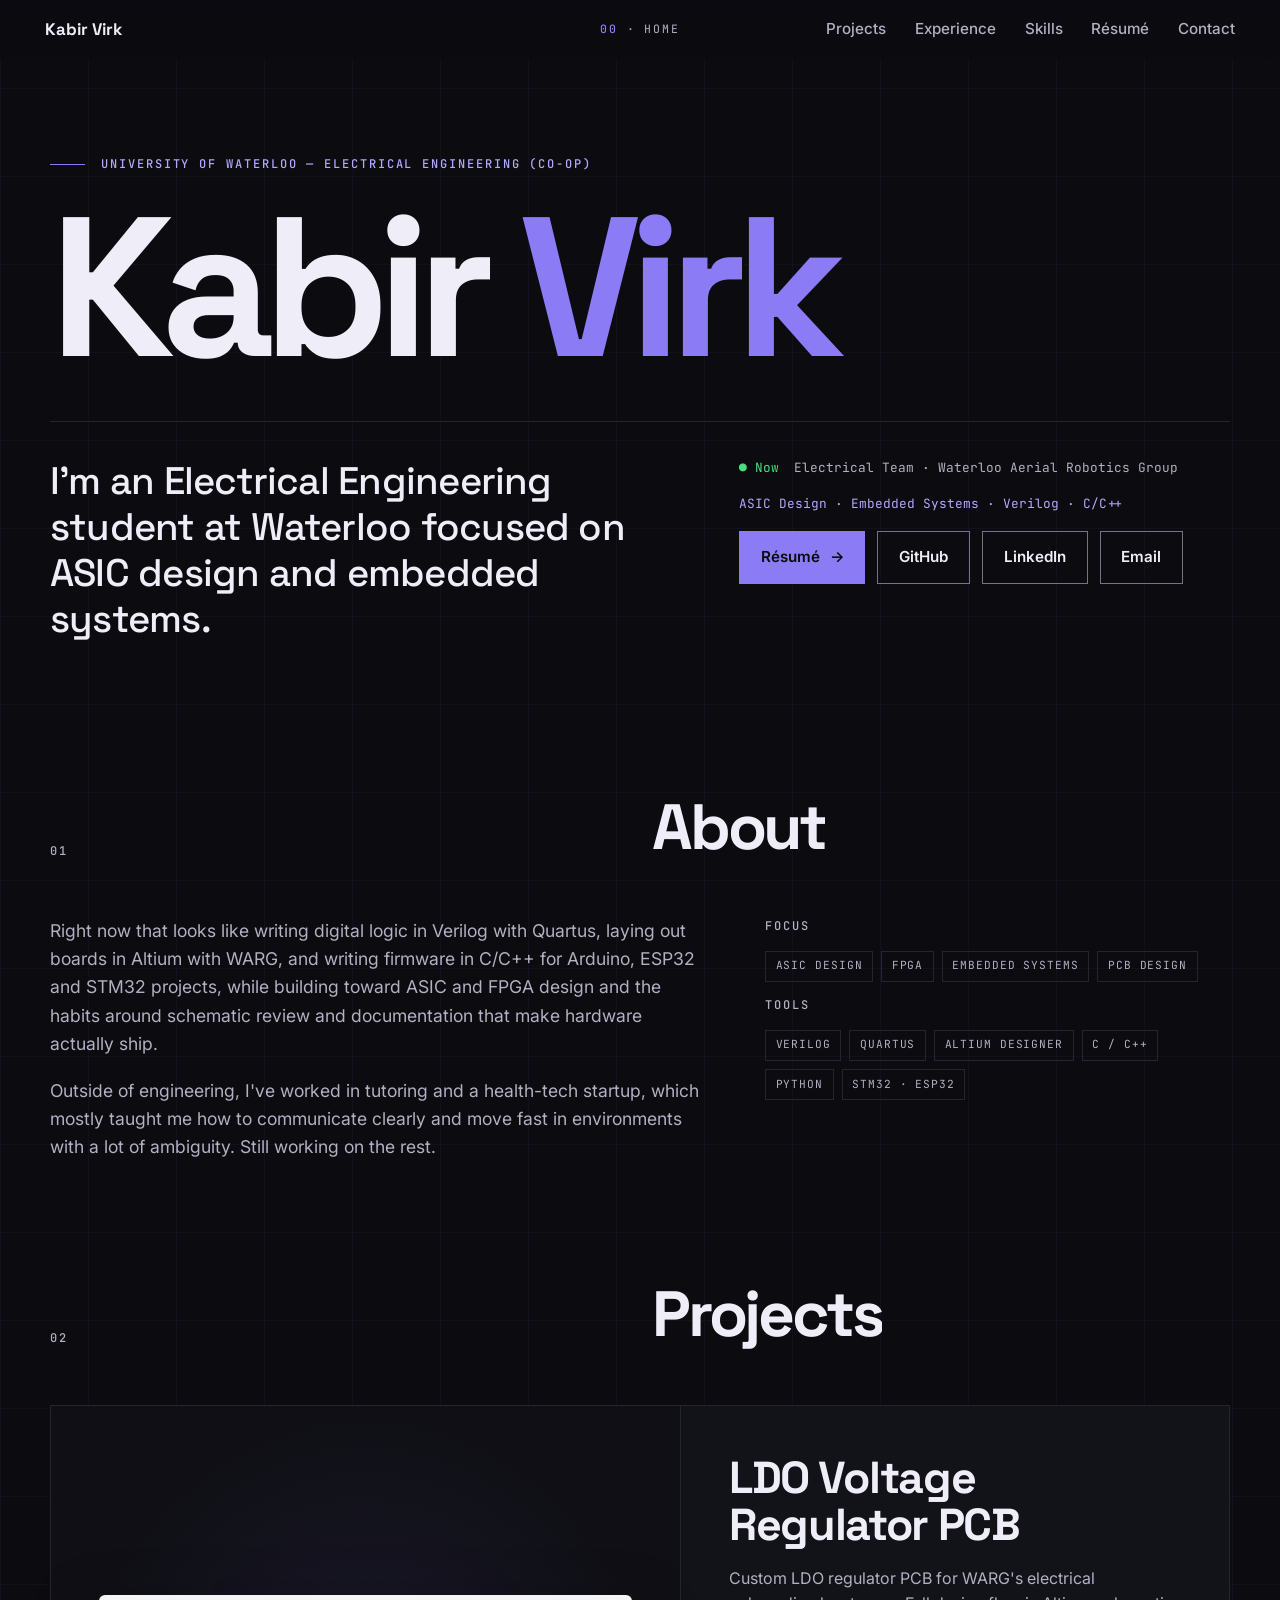
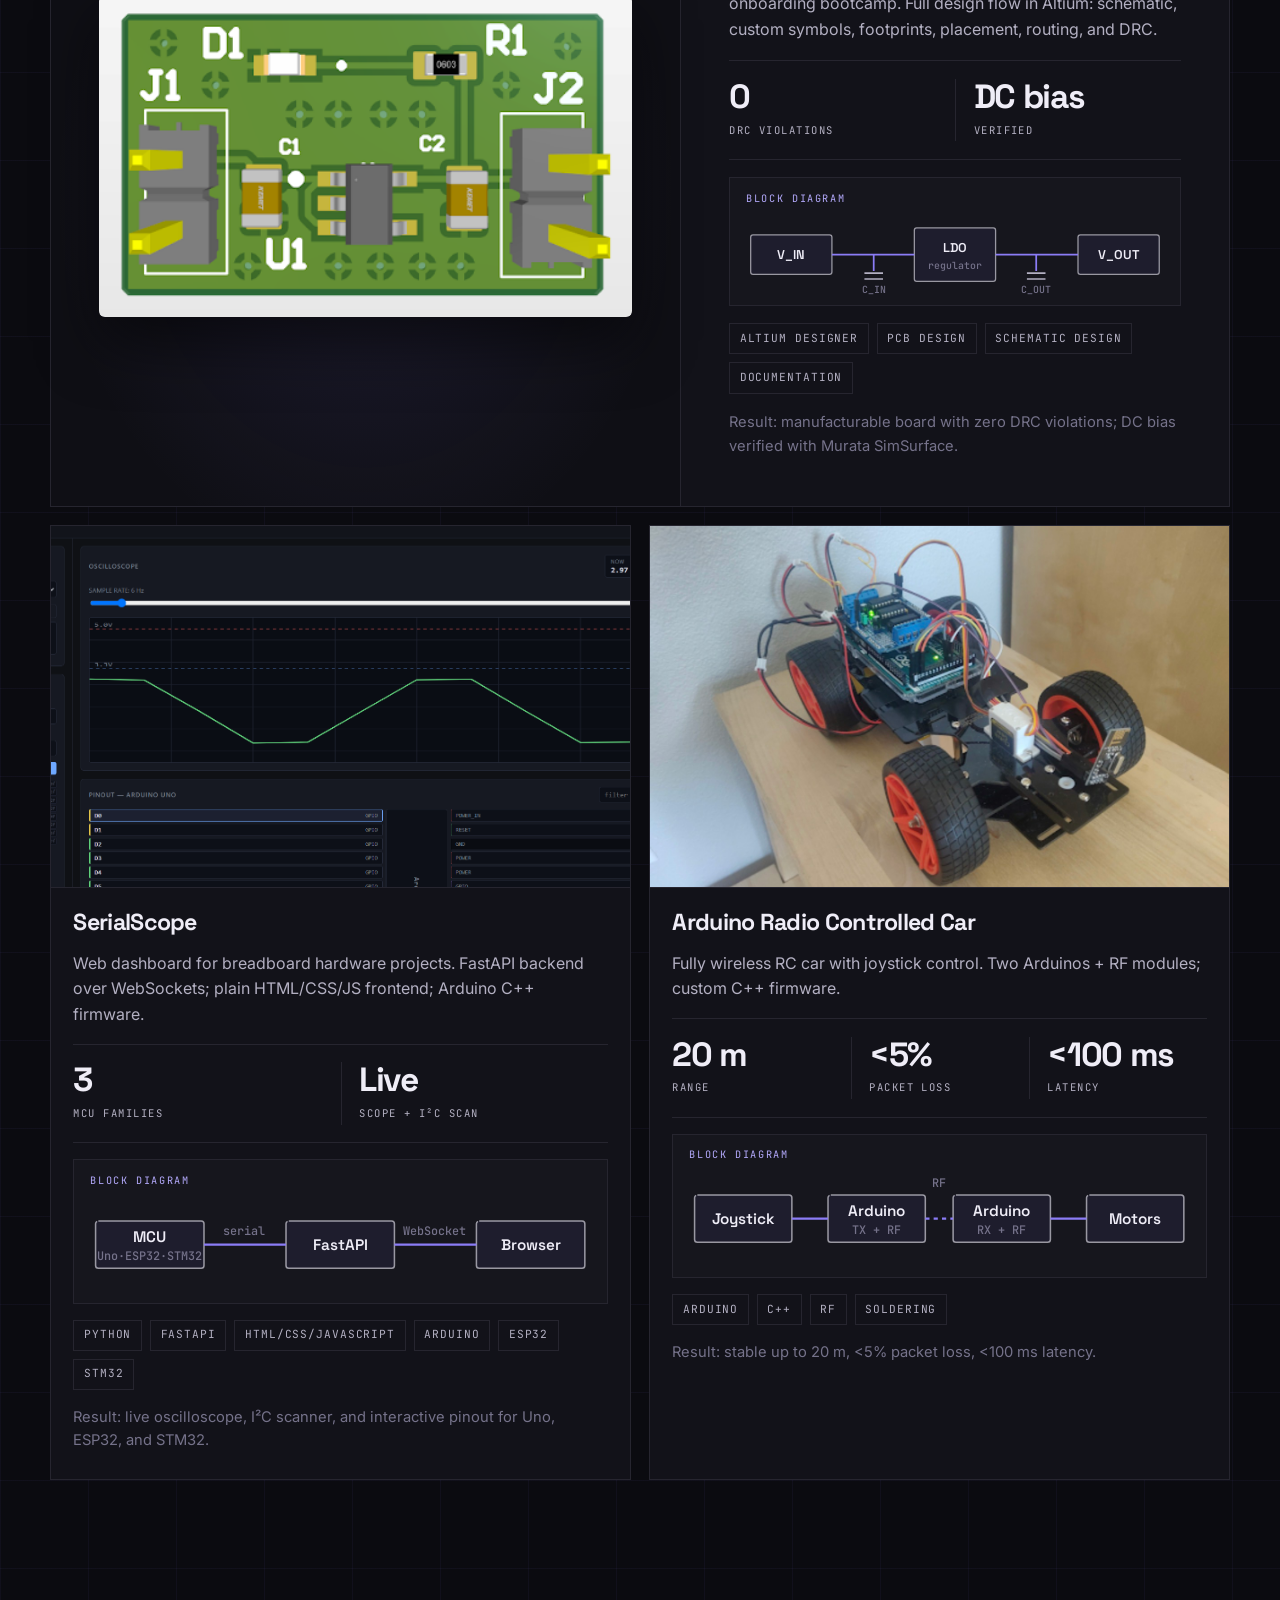
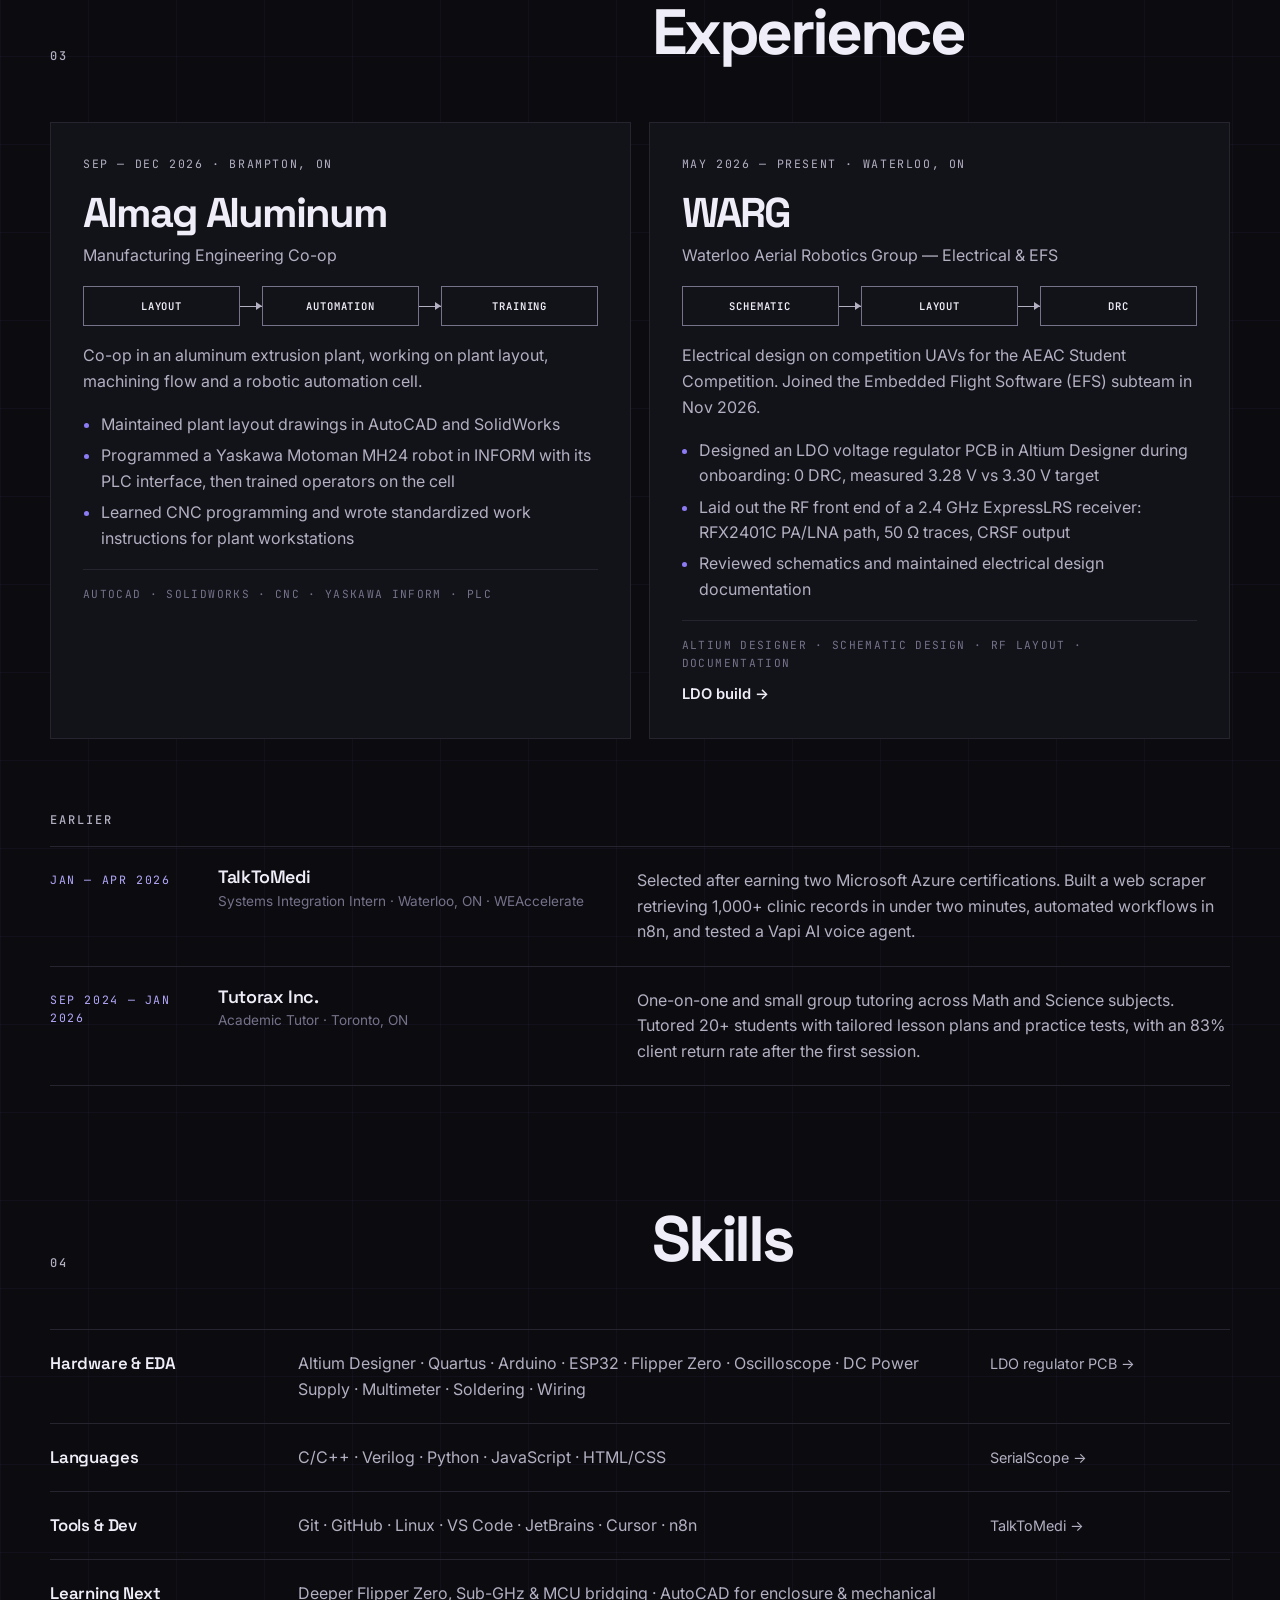
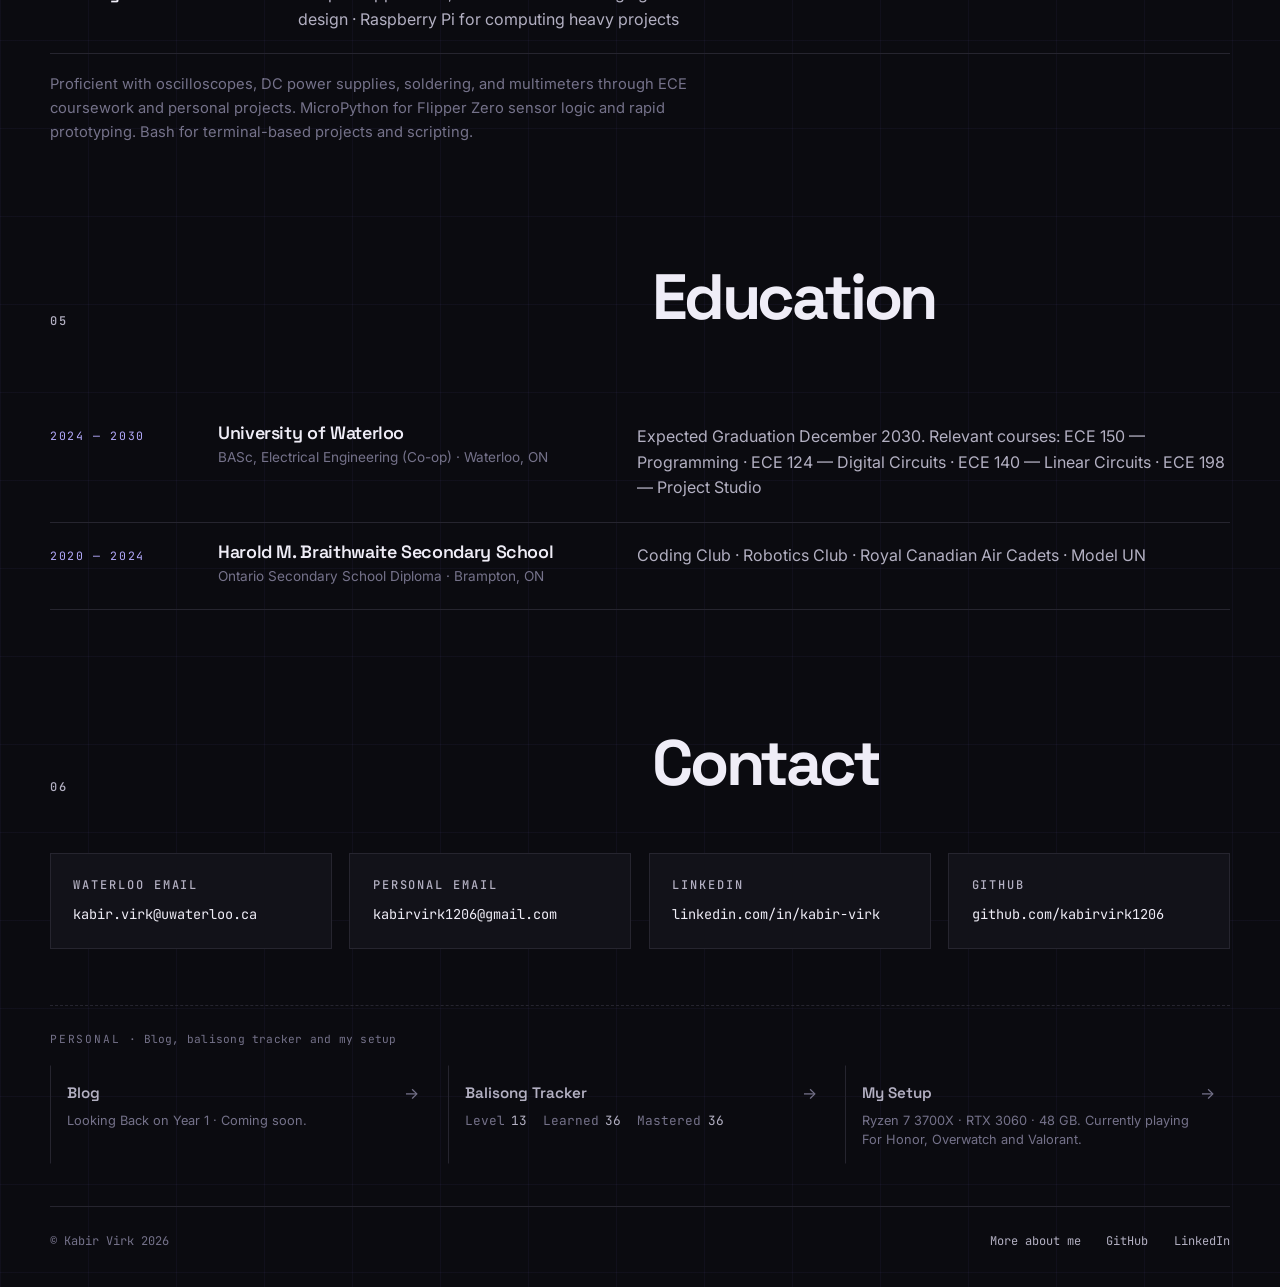
<file: index.html>
<!DOCTYPE html>
<html lang="en">
<head>
  <meta charset="UTF-8" />
  <meta name="viewport" content="width=device-width, initial-scale=1.0" />
  <title>Kabir Virk</title>
  <meta name="description" content="I'm an Electrical Engineering student at Waterloo focused on ASIC design and embedded systems." />

  <meta property="og:title" content="Kabir Virk" />
  <meta property="og:description" content="Electrical Engineering (Co-op) at the University of Waterloo — ASIC design and embedded systems." />
  <meta property="og:type" content="website" />
  <meta property="og:url" content="https://www.kabirvirk.me/" />
  <meta property="og:image" content="https://www.kabirvirk.me/og.png" />
  <meta name="twitter:card" content="summary_large_image" />

  <link rel="icon" type="image/png" href="images/favicon-96x96.png" sizes="96x96" />
  <link rel="icon" type="image/svg+xml" href="images/favicon.svg" />
  <link rel="shortcut icon" href="images/favicon.ico" />
  <link rel="apple-touch-icon" sizes="180x180" href="images/apple-touch-icon.png" />
  <link rel="manifest" href="images/site.webmanifest" />

  <link rel="preconnect" href="https://fonts.googleapis.com" />
  <link rel="preconnect" href="https://fonts.gstatic.com" crossorigin />
  <link href="https://fonts.googleapis.com/css2?family=Space+Grotesk:wght@500;600;700&amp;family=Inter:wght@400;500;600&amp;family=JetBrains+Mono:wght@400;500;600&amp;display=swap" rel="stylesheet" />
  <link rel="stylesheet" href="site.css" />
</head>
<body>

<a class="skip" href="#main">Skip to content</a>

<header class="nav" id="nav">
  <a class="nav-name" href="#top">Kabir Virk</a>
  <p class="nav-spy" id="spy" aria-hidden="true"><b>00</b> · <span>Home</span></p>
  <nav class="nav-links" id="navlinks" aria-label="Sections">
    <a href="#projects">Projects</a>
    <a href="#experience">Experience</a>
    <a href="#skills">Skills</a>
    <a href="https://drive.google.com/file/d/1NVRbMFcc0rS-0azV-CsoJZhcbFdvMBlc/view?usp=sharing" target="_blank" rel="noopener">Résumé</a>
    <a href="#contact">Contact</a>
  </nav>
  <button class="nav-burger" id="burger" type="button" aria-label="Open menu" aria-expanded="false"><span></span><span></span></button>
</header>

<main id="main">

  <!-- HERO -->
  <section class="hero wrap" id="top" data-spy="00" data-label="Home">
    <p class="eyebrow line">University of Waterloo — Electrical Engineering (Co-op)</p>
    <h1 class="hero-name">Kabir <span>Virk</span></h1>
    <div class="hero-row">
      <p class="hero-intro">I'm an Electrical Engineering student at Waterloo focused on ASIC design and embedded systems.</p>
      <div class="hero-meta">
        <p class="now"><span>Now</span> Electrical Team · Waterloo Aerial Robotics Group</p>
        <p class="hero-focus">ASIC Design · Embedded Systems · Verilog · C/C++</p>
        <div class="btns">
          <a class="btn solid" href="https://drive.google.com/file/d/1NVRbMFcc0rS-0azV-CsoJZhcbFdvMBlc/view?usp=sharing" target="_blank" rel="noopener">Résumé <em>→</em></a>
          <a class="btn" href="https://github.com/kabirvirk1206" target="_blank" rel="noopener noreferrer">GitHub</a>
          <a class="btn" href="https://linkedin.com/in/kabir-virk" target="_blank" rel="noopener noreferrer">LinkedIn</a>
          <a class="btn" href="mailto:kabir.virk@uwaterloo.ca">Email</a>
        </div>
      </div>
    </div>
  </section>

  <!-- ABOUT -->
  <section class="sec wrap" id="about" data-spy="01" data-label="About">
    <div class="sec-head rv">
      <p class="eyebrow">01</p>
      <h2>About</h2>
    </div>
    <div class="about rv">
      <div class="about-text">
        <p>Right now that looks like writing digital logic in Verilog with Quartus, laying out boards in Altium with WARG, and writing firmware in C/C++ for Arduino, ESP32 and STM32 projects, while building toward ASIC and FPGA design and the habits around schematic review and documentation that make hardware actually ship.</p>
        <p>Outside of engineering, I've worked in tutoring and a health-tech startup, which mostly taught me how to communicate clearly and move fast in environments with a lot of ambiguity. Still working on the rest.</p>
      </div>
      <div class="about-tags">
        <p class="eyebrow">Focus</p>
        <ul class="tags"><li>ASIC Design</li><li>FPGA</li><li>Embedded Systems</li><li>PCB Design</li></ul>
        <p class="eyebrow">Tools</p>
        <ul class="tags"><li>Verilog</li><li>Quartus</li><li>Altium Designer</li><li>C / C++</li><li>Python</li><li>STM32 · ESP32</li></ul>
      </div>
    </div>
  </section>

  <!-- PROJECTS -->
  <section class="sec wrap" id="projects" data-spy="02" data-label="Projects">
    <div class="sec-head rv">
      <p class="eyebrow">02</p>
      <h2>Projects</h2>
    </div>

    <article class="feat rv" id="proj-ldo">
      <div class="feat-media framed"><img class="zoom" src="images/PCBldo-crop.png" alt="LDO voltage regulator PCB in Altium Designer" width="900" height="562" /></div>
      <div class="feat-body">
        <h3>LDO Voltage Regulator PCB</h3>
        <p>Custom LDO regulator PCB for WARG's electrical onboarding bootcamp. Full design flow in Altium: schematic, custom symbols, footprints, placement, routing, and DRC.</p>
        <div class="stats">
          <div><b>0</b><span>DRC violations</span></div>
          <div><b>DC bias</b><span>Verified</span></div>
        </div>
        <figure class="bd"><figcaption>Block diagram</figcaption><svg viewBox="0 0 360 70" role="img" aria-label="Block diagram: input, LDO regulator, output, with input and output capacitors"><g class="bd-box"><rect x="4" y="18" width="70" height="34" rx="2"/><rect x="145" y="12" width="70" height="46" rx="2"/><rect x="286" y="18" width="70" height="34" rx="2"/></g><g class="bd-wire"><path d="M74 35H145M215 35H286"/><path d="M110 35v14M250 35v14"/></g><g class="bd-cap"><path d="M102 51h16M102 56h16M242 51h16M242 56h16"/></g><g class="bd-txt"><text x="39" y="39">V_IN</text><text x="180" y="33">LDO</text><text x="180" y="47" class="bd-sub">regulator</text><text x="321" y="39">V_OUT</text><text x="110" y="68" class="bd-sub">C_IN</text><text x="250" y="68" class="bd-sub">C_OUT</text></g></svg></figure>
          <ul class="tags"><li>Altium Designer</li><li>PCB Design</li><li>Schematic Design</li><li>Documentation</li></ul>
        <p class="note">Result: manufacturable board with zero DRC violations; DC bias verified with Murata SimSurface.</p>
      </div>
    </article>

    <div class="grid">
      <article class="card rv" id="proj-serialscope">
        <div class="card-media"><img class="zoom" src="images/SerialScope.png" alt="SerialScope web dashboard" width="900" height="562" /></div>
        <div class="card-body">
          <h3>SerialScope</h3>
          <p>Web dashboard for breadboard hardware projects. FastAPI backend over WebSockets; plain HTML/CSS/JS frontend; Arduino C++ firmware.</p>
          <div class="stats">
            <div><b>3</b><span>MCU families</span></div>
            <div><b>Live</b><span>Scope + I²C scan</span></div>
          </div>
          <figure class="bd"><figcaption>Block diagram</figcaption><svg viewBox="0 0 360 70" role="img" aria-label="Block diagram: microcontroller to serial to FastAPI to WebSocket to browser"><g class="bd-box"><rect x="4" y="18" width="78" height="34" rx="2"/><rect x="141" y="18" width="78" height="34" rx="2"/><rect x="278" y="18" width="78" height="34" rx="2"/></g><g class="bd-wire"><path d="M82 35H141M219 35H278"/></g><g class="bd-txt"><text x="43" y="33">MCU</text><text x="43" y="46" class="bd-sub">Uno·ESP32·STM32</text><text x="180" y="39">FastAPI</text><text x="317" y="39">Browser</text><text x="111" y="28" class="bd-sub">serial</text><text x="248" y="28" class="bd-sub">WebSocket</text></g></svg></figure>
          <ul class="tags"><li>Python</li><li>FastAPI</li><li>HTML/CSS/JavaScript</li><li>Arduino</li><li>ESP32</li><li>STM32</li></ul>
          <p class="note">Result: live oscilloscope, I²C scanner, and interactive pinout for Uno, ESP32, and STM32.</p>
        </div>
      </article>

      <article class="card rv" id="proj-rc">
        <div class="card-media"><img class="zoom" src="images/Radio.jpeg" alt="Arduino radio controlled car" width="900" height="562" /></div>
        <div class="card-body">
          <h3>Arduino Radio Controlled Car</h3>
          <p>Fully wireless RC car with joystick control. Two Arduinos + RF modules; custom C++ firmware.</p>
          <div class="stats">
            <div><b>20 m</b><span>Range</span></div>
            <div><b>&lt;5%</b><span>Packet loss</span></div>
            <div><b>&lt;100 ms</b><span>Latency</span></div>
          </div>
          <figure class="bd"><figcaption>Block diagram</figcaption><svg viewBox="0 0 360 70" role="img" aria-label="Block diagram: joystick to transmitter Arduino, RF link, receiver Arduino to motors"><g class="bd-box"><rect x="4" y="18" width="70" height="34" rx="2"/><rect x="100" y="18" width="70" height="34" rx="2"/><rect x="190" y="18" width="70" height="34" rx="2"/><rect x="286" y="18" width="70" height="34" rx="2"/></g><g class="bd-wire"><path d="M74 35H100M260 35H286"/><path d="M170 35H190" stroke-dasharray="3 3"/></g><g class="bd-txt"><text x="39" y="39">Joystick</text><text x="135" y="33">Arduino</text><text x="135" y="46" class="bd-sub">TX + RF</text><text x="225" y="33">Arduino</text><text x="225" y="46" class="bd-sub">RX + RF</text><text x="321" y="39">Motors</text><text x="180" y="12" class="bd-sub">RF</text></g></svg></figure>
          <ul class="tags"><li>Arduino</li><li>C++</li><li>RF</li><li>Soldering</li></ul>
          <p class="note">Result: stable up to 20 m, &lt;5% packet loss, &lt;100 ms latency.</p>
        </div>
      </article>
    </div>
  </section>

  <!-- EXPERIENCE -->
  <section class="sec wrap" id="experience" data-spy="03" data-label="Experience">
    <div class="sec-head rv">
      <p class="eyebrow">03</p>
      <h2>Experience</h2>
    </div>

    <div class="xp-grid">
      <article class="xp rv">
        <p class="xp-date">Sep — Dec 2026 · Brampton, ON</p>
        <h3>Almag Aluminum</h3>
        <p class="xp-role">Manufacturing Engineering Co-op</p>
        <div class="flow"><span>Layout</span><i></i><span>Automation</span><i></i><span>Training</span></div>
        <p>Co-op in an aluminum extrusion plant, working on plant layout, machining flow and a robotic automation cell.</p>
        <ul class="dots">
          <li>Maintained plant layout drawings in AutoCAD and SolidWorks</li>
          <li>Programmed a Yaskawa Motoman MH24 robot in INFORM with its PLC interface, then trained operators on the cell</li>
          <li>Learned CNC programming and wrote standardized work instructions for plant workstations</li>
        </ul>
        <p class="xp-foot">AutoCAD · SolidWorks · CNC · Yaskawa INFORM · PLC</p>
      </article>

      <article class="xp rv">
        <p class="xp-date">May 2026 — Present · Waterloo, ON</p>
        <h3>WARG</h3>
        <p class="xp-role">Waterloo Aerial Robotics Group — Electrical &amp; EFS</p>
        <div class="flow"><span>Schematic</span><i></i><span>Layout</span><i></i><span>DRC</span></div>
        <p>Electrical design on competition UAVs for the AEAC Student Competition. Joined the Embedded Flight Software (EFS) subteam in Nov 2026.</p>
        <ul class="dots">
          <li>Designed an LDO voltage regulator PCB in Altium Designer during onboarding: 0 DRC, measured 3.28 V vs 3.30 V target</li>
          <li>Laid out the RF front end of a 2.4 GHz ExpressLRS receiver: RFX2401C PA/LNA path, 50 Ω traces, CRSF output</li>
          <li>Reviewed schematics and maintained electrical design documentation</li>
        </ul>
        <p class="xp-foot">Altium Designer · Schematic Design · RF Layout · Documentation <a href="#proj-ldo">LDO build <em>→</em></a></p>
      </article>
    </div>

    <div class="list">
      <p class="eyebrow">Earlier</p>
      <div class="row rv"><p class="row-k">Jan — Apr 2026</p><div><h4>TalkToMedi</h4><p class="row-t">Systems Integration Intern · Waterloo, ON · WEAccelerate</p></div><p>Selected after earning two Microsoft Azure certifications. Built a web scraper retrieving 1,000+ clinic records in under two minutes, automated workflows in n8n, and tested a Vapi AI voice agent.</p></div>
      <div class="row rv"><p class="row-k">Sep 2024 — Jan 2026</p><div><h4>Tutorax Inc.</h4><p class="row-t">Academic Tutor · Toronto, ON</p></div><p>One-on-one and small group tutoring across Math and Science subjects. Tutored 20+ students with tailored lesson plans and practice tests, with an 83% client return rate after the first session.</p></div>
    </div>
  </section>

  <!-- SKILLS -->
  <section class="sec wrap" id="skills" data-spy="04" data-label="Skills">
    <div class="sec-head rv">
      <p class="eyebrow">04</p>
      <h2>Skills</h2>
    </div>
    <div class="skills">
      <div class="srow rv"><h4>Hardware &amp; EDA</h4><p>Altium Designer · Quartus · Arduino · ESP32 · Flipper Zero · Oscilloscope · DC Power Supply · Multimeter · Soldering · Wiring</p><a href="#proj-ldo">LDO regulator PCB <em>→</em></a></div>
      <div class="srow rv"><h4>Languages</h4><p>C/C++ · Verilog · Python · JavaScript · HTML/CSS</p><a href="#proj-serialscope">SerialScope <em>→</em></a></div>
      <div class="srow rv"><h4>Tools &amp; Dev</h4><p>Git · GitHub · Linux · VS Code · JetBrains · Cursor · n8n</p><a href="#experience">TalkToMedi <em>→</em></a></div>
      <div class="srow rv"><h4>Learning Next</h4><p>Deeper Flipper Zero, Sub-GHz &amp; MCU bridging · AutoCAD for enclosure &amp; mechanical design · Raspberry Pi for computing heavy projects</p><span></span></div>
    </div>
    <p class="skills-note">Proficient with oscilloscopes, DC power supplies, soldering, and multimeters through ECE coursework and personal projects. MicroPython for Flipper Zero sensor logic and rapid prototyping. Bash for terminal-based projects and scripting.</p>
  </section>

  <!-- EDUCATION -->
  <section class="sec wrap" id="education" data-spy="05" data-label="Education">
    <div class="sec-head rv">
      <p class="eyebrow">05</p>
      <h2>Education</h2>
    </div>
    <div class="list edu-list">
      <div class="row rv"><p class="row-k">2024 — 2030</p><div><h4>University of Waterloo</h4><p class="row-t">BASc, Electrical Engineering (Co-op) · Waterloo, ON</p></div><p>Expected Graduation December 2030. Relevant courses: ECE 150 — Programming · ECE 124 — Digital Circuits · ECE 140 — Linear Circuits · ECE 198 — Project Studio</p></div>
      <div class="row rv"><p class="row-k">2020 — 2024</p><div><h4>Harold M. Braithwaite Secondary School</h4><p class="row-t">Ontario Secondary School Diploma · Brampton, ON</p></div><p>Coding Club · Robotics Club · Royal Canadian Air Cadets · Model UN</p></div>
    </div>
  </section>

  <!-- CONTACT -->
  <section class="sec wrap" id="contact" data-spy="06" data-label="Contact">
    <div class="sec-head rv">
      <p class="eyebrow">06</p>
      <h2>Contact</h2>
    </div>
    <div class="cgrid">
      <a class="citem rv" href="mailto:kabir.virk@uwaterloo.ca"><p class="eyebrow">Waterloo Email</p><p class="cval">kabir.virk@uwaterloo.ca</p></a>
      <a class="citem rv" href="mailto:kabirvirk1206@gmail.com"><p class="eyebrow">Personal Email</p><p class="cval">kabirvirk1206@gmail.com</p></a>
      <a class="citem rv" href="https://linkedin.com/in/kabir-virk" target="_blank" rel="noopener noreferrer"><p class="eyebrow">LinkedIn</p><p class="cval">linkedin.com/in/kabir-virk</p></a>
      <a class="citem rv" href="https://github.com/kabirvirk1206" target="_blank" rel="noopener noreferrer"><p class="eyebrow">GitHub</p><p class="cval">github.com/kabirvirk1206</p></a>
    </div>
  </section>

  <!-- PERSONAL (quiet strip) -->
  <section class="offclock wrap" id="personal" aria-label="Personal">
    <p class="oc-label">Personal <span>· Blog, balisong tracker and my setup</span></p>
    <div class="oc-row">
      <a class="oc" href="about-me.html#blog"><b>Blog</b><span>Looking Back on Year 1 · Coming soon.</span><em>→</em></a>
      <a class="oc" href="about-me.html#balisong"><b>Balisong Tracker</b><ul class="oc-stats" id="p-balisong"></ul><em>→</em></a>
      <a class="oc" href="about-me.html#setup"><b>My Setup</b><span>Ryzen 7 3700X · RTX 3060 · 48 GB. Currently playing For Honor, Overwatch and Valorant.</span><em>→</em></a>
    </div>
  </section>

</main>

<footer class="foot wrap">
  <p>© Kabir Virk 2026</p>
  <nav><a href="about-me.html">More about me</a><a href="https://github.com/kabirvirk1206" target="_blank" rel="noopener noreferrer">GitHub</a><a href="https://linkedin.com/in/kabir-virk" target="_blank" rel="noopener noreferrer">LinkedIn</a></nav>
</footer>

<dialog class="lightbox" id="lightbox" aria-label="Enlarged image"><button type="button" class="lb-x" aria-label="Close">×</button><img alt="" /><p class="lb-cap"></p></dialog>
<script src="motion.js"></script>
<script src="site.js"></script>
<script src="balisong.js"></script>
</body>
</html>
</file>
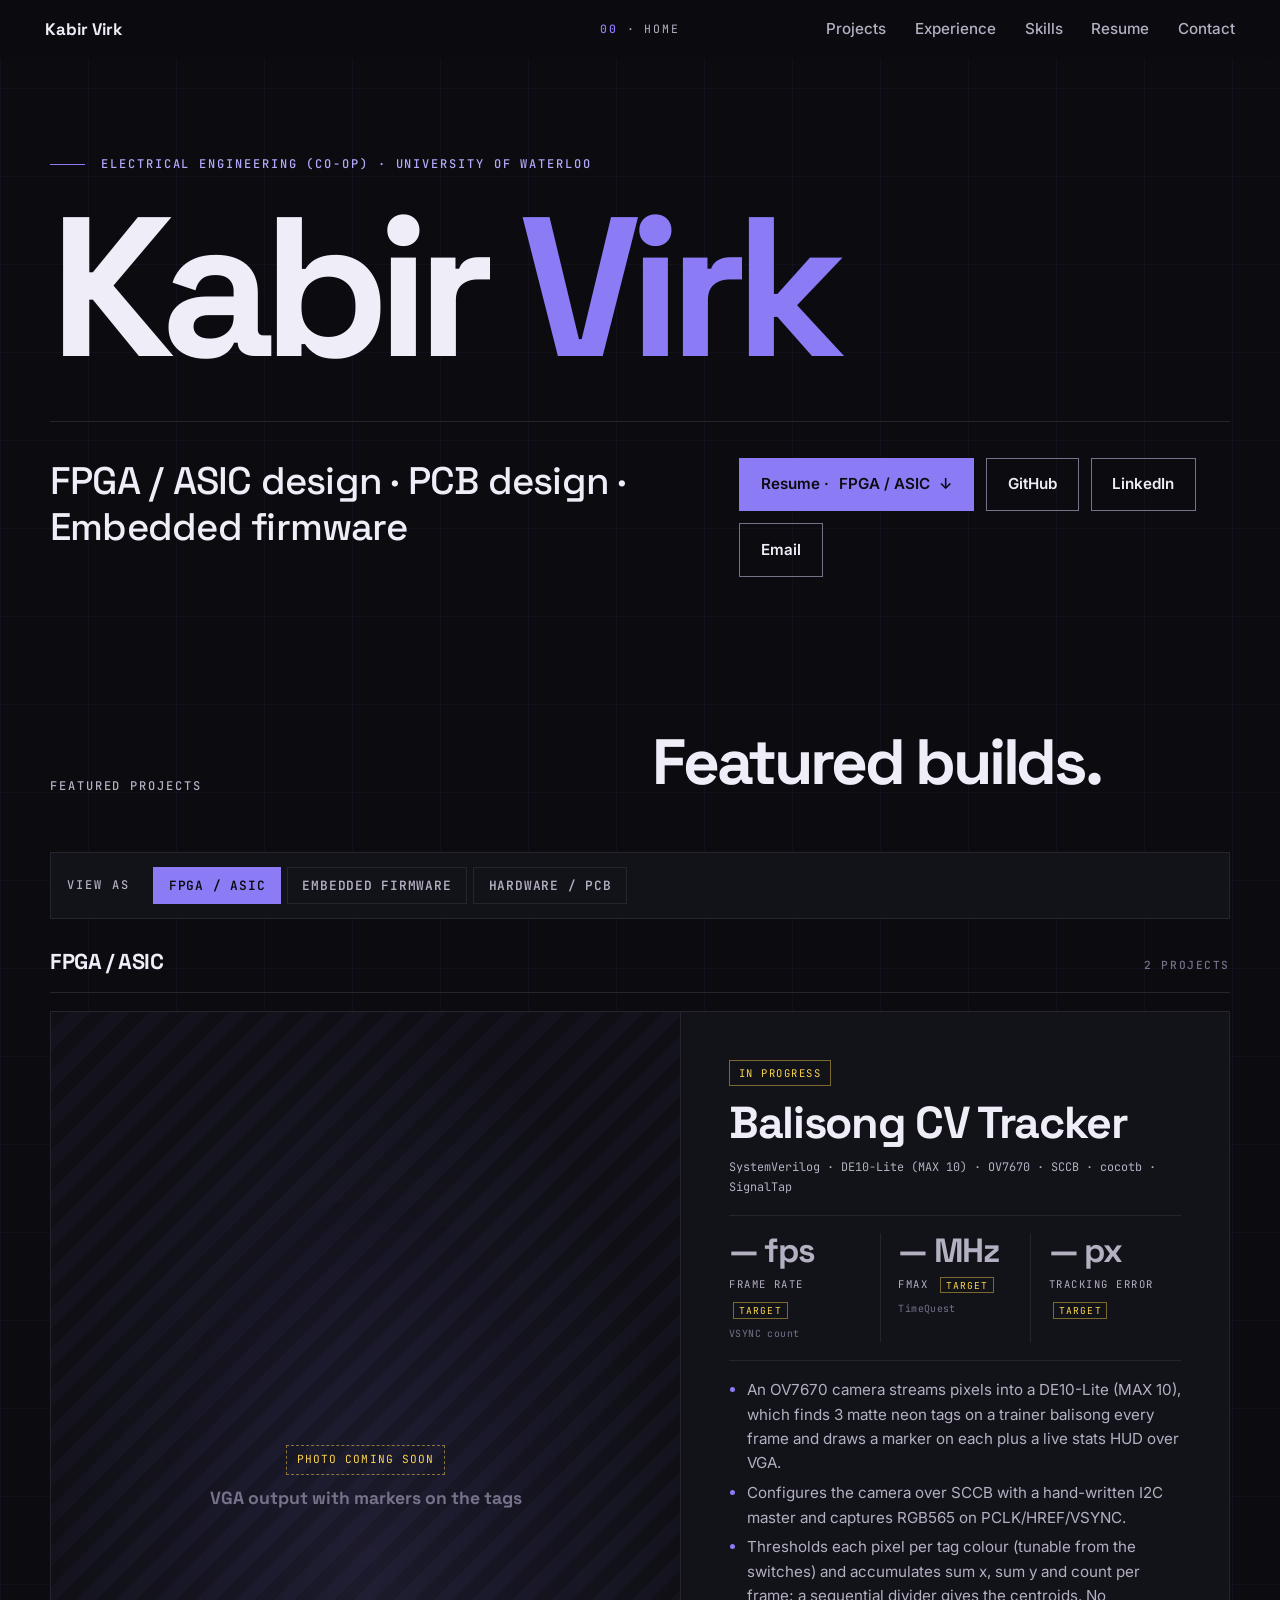
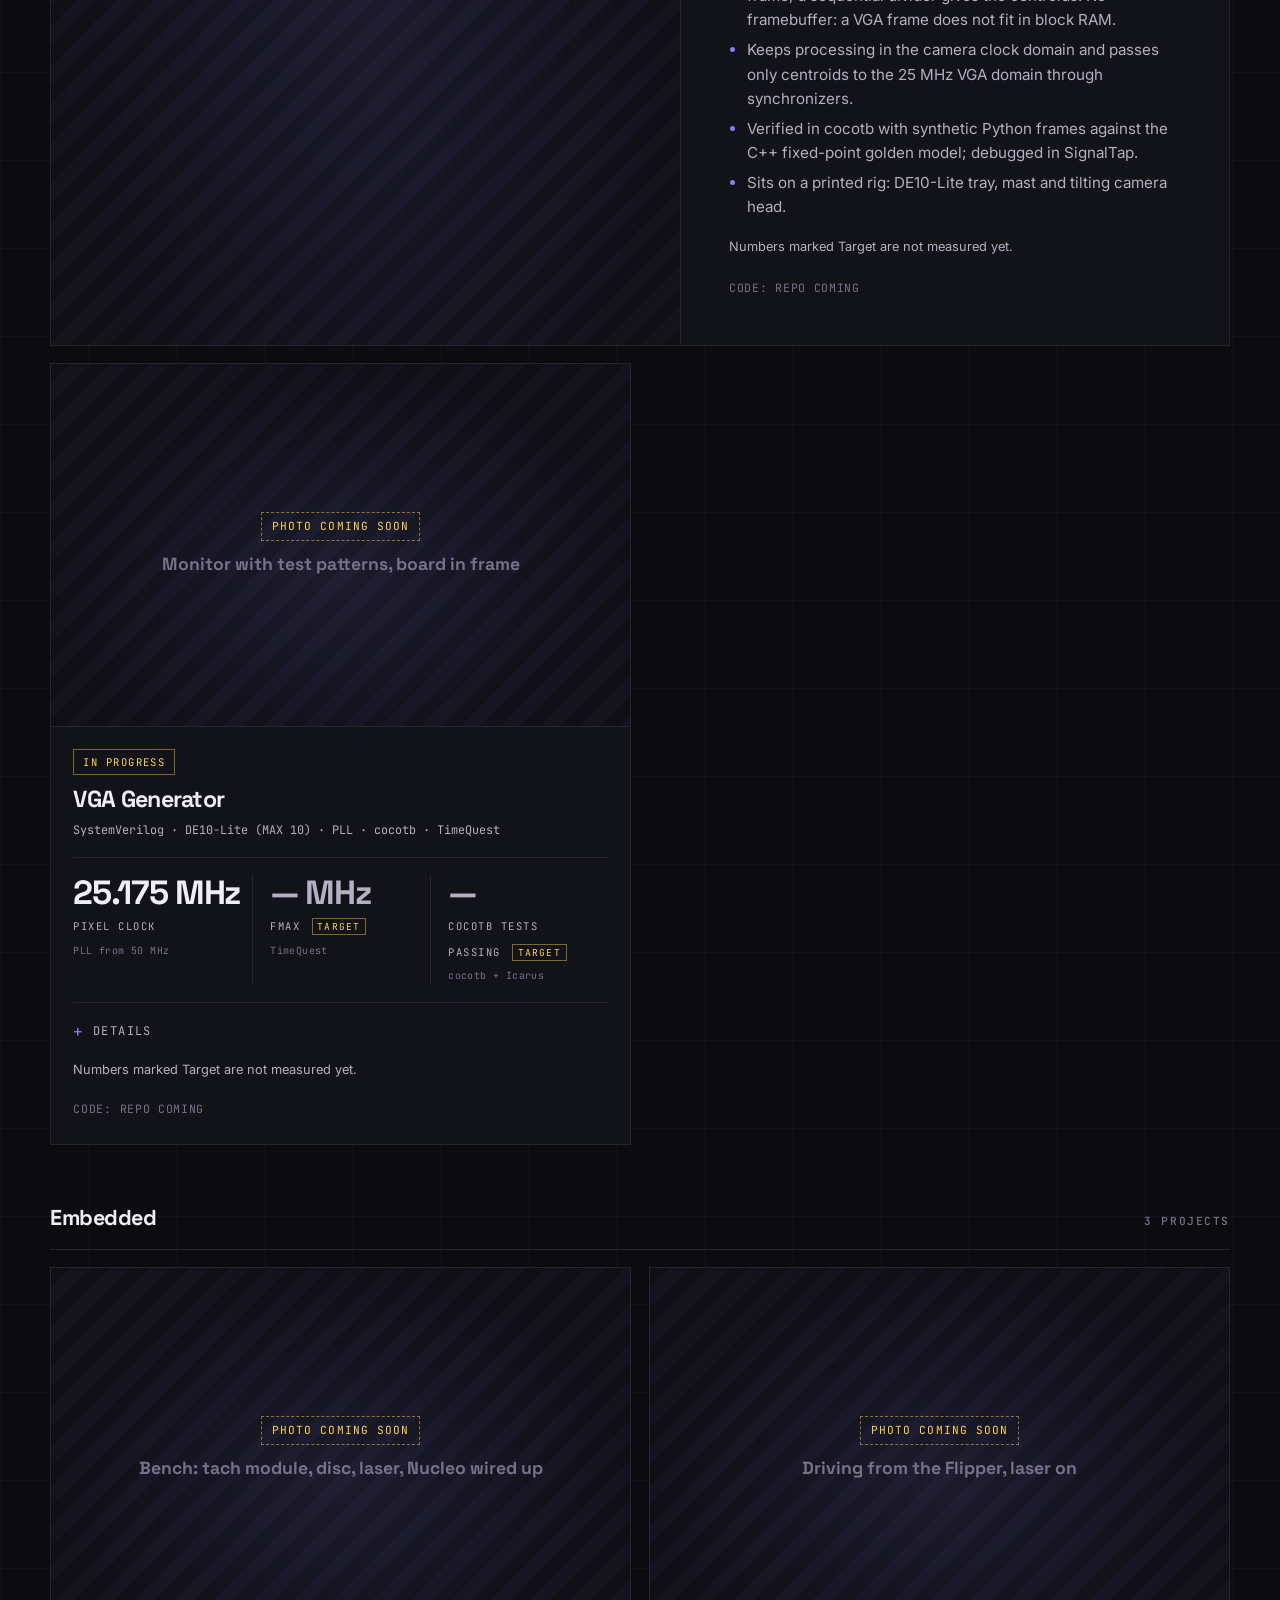
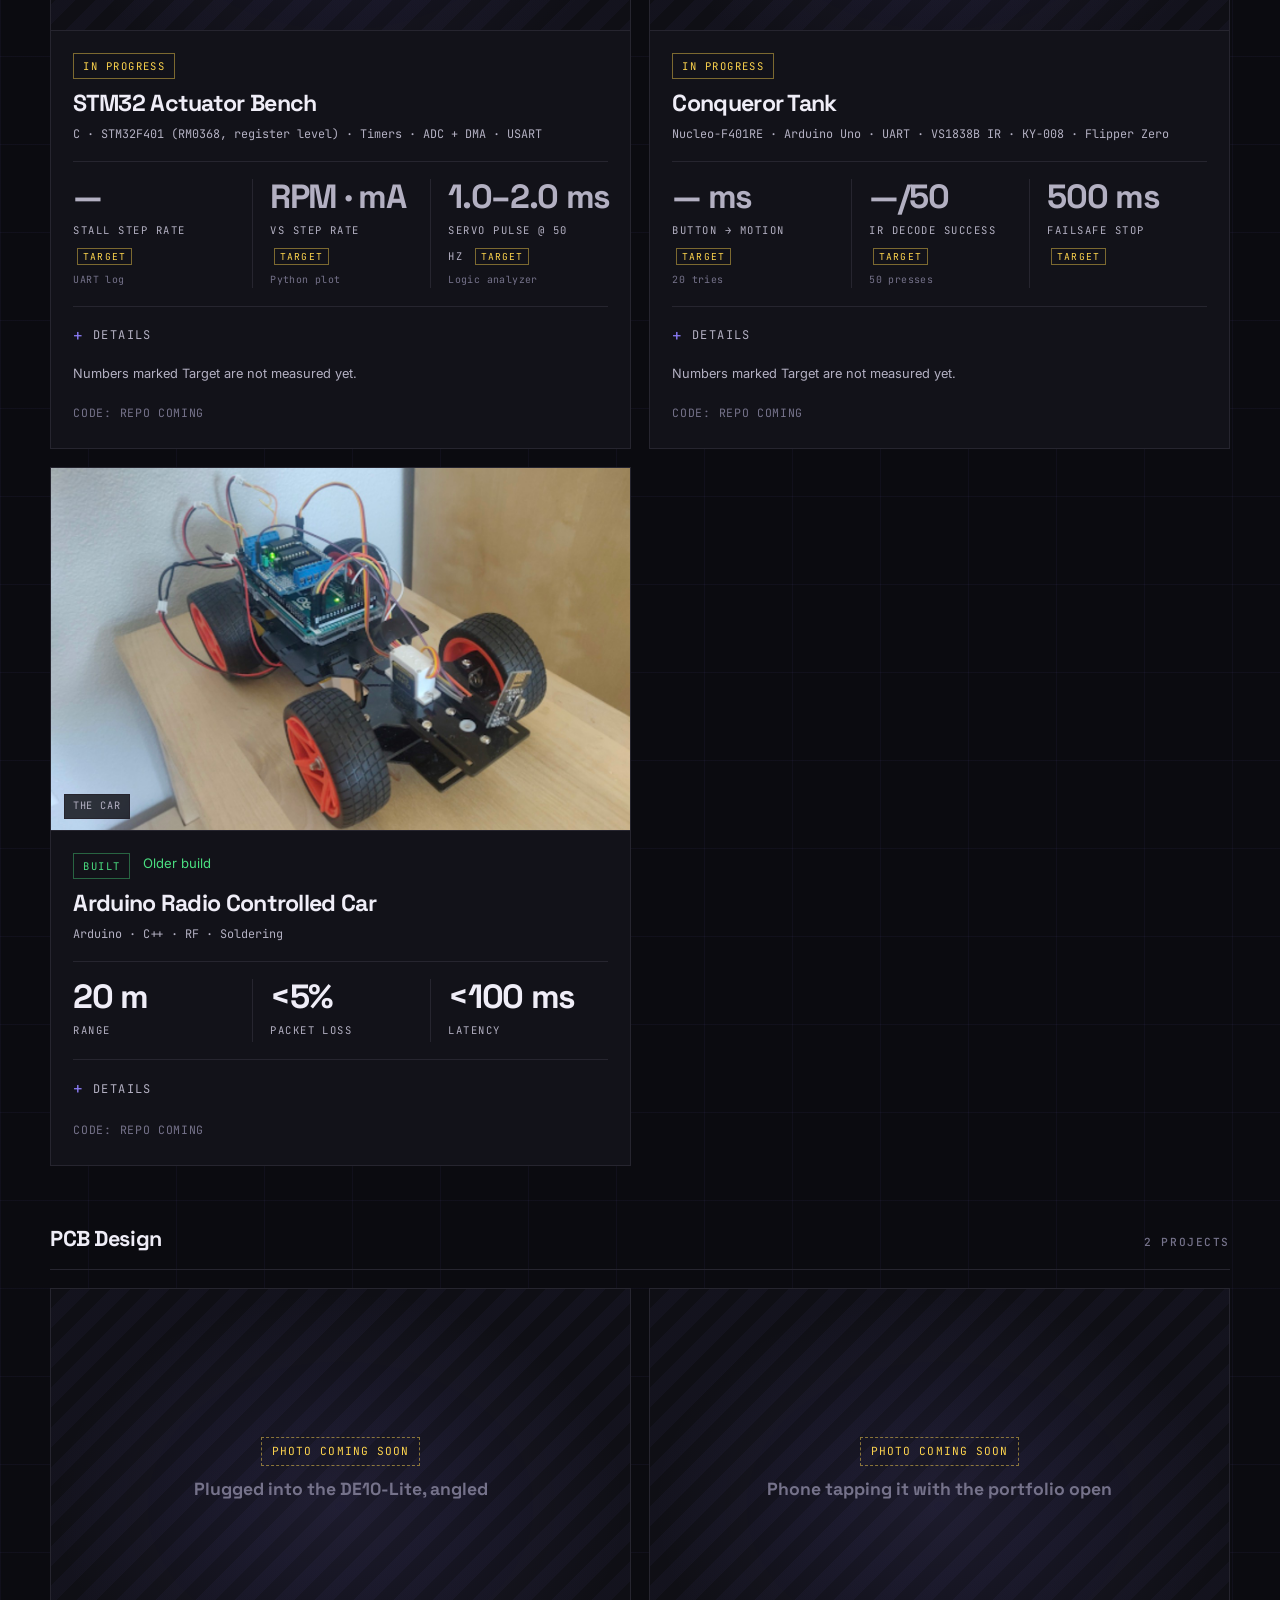
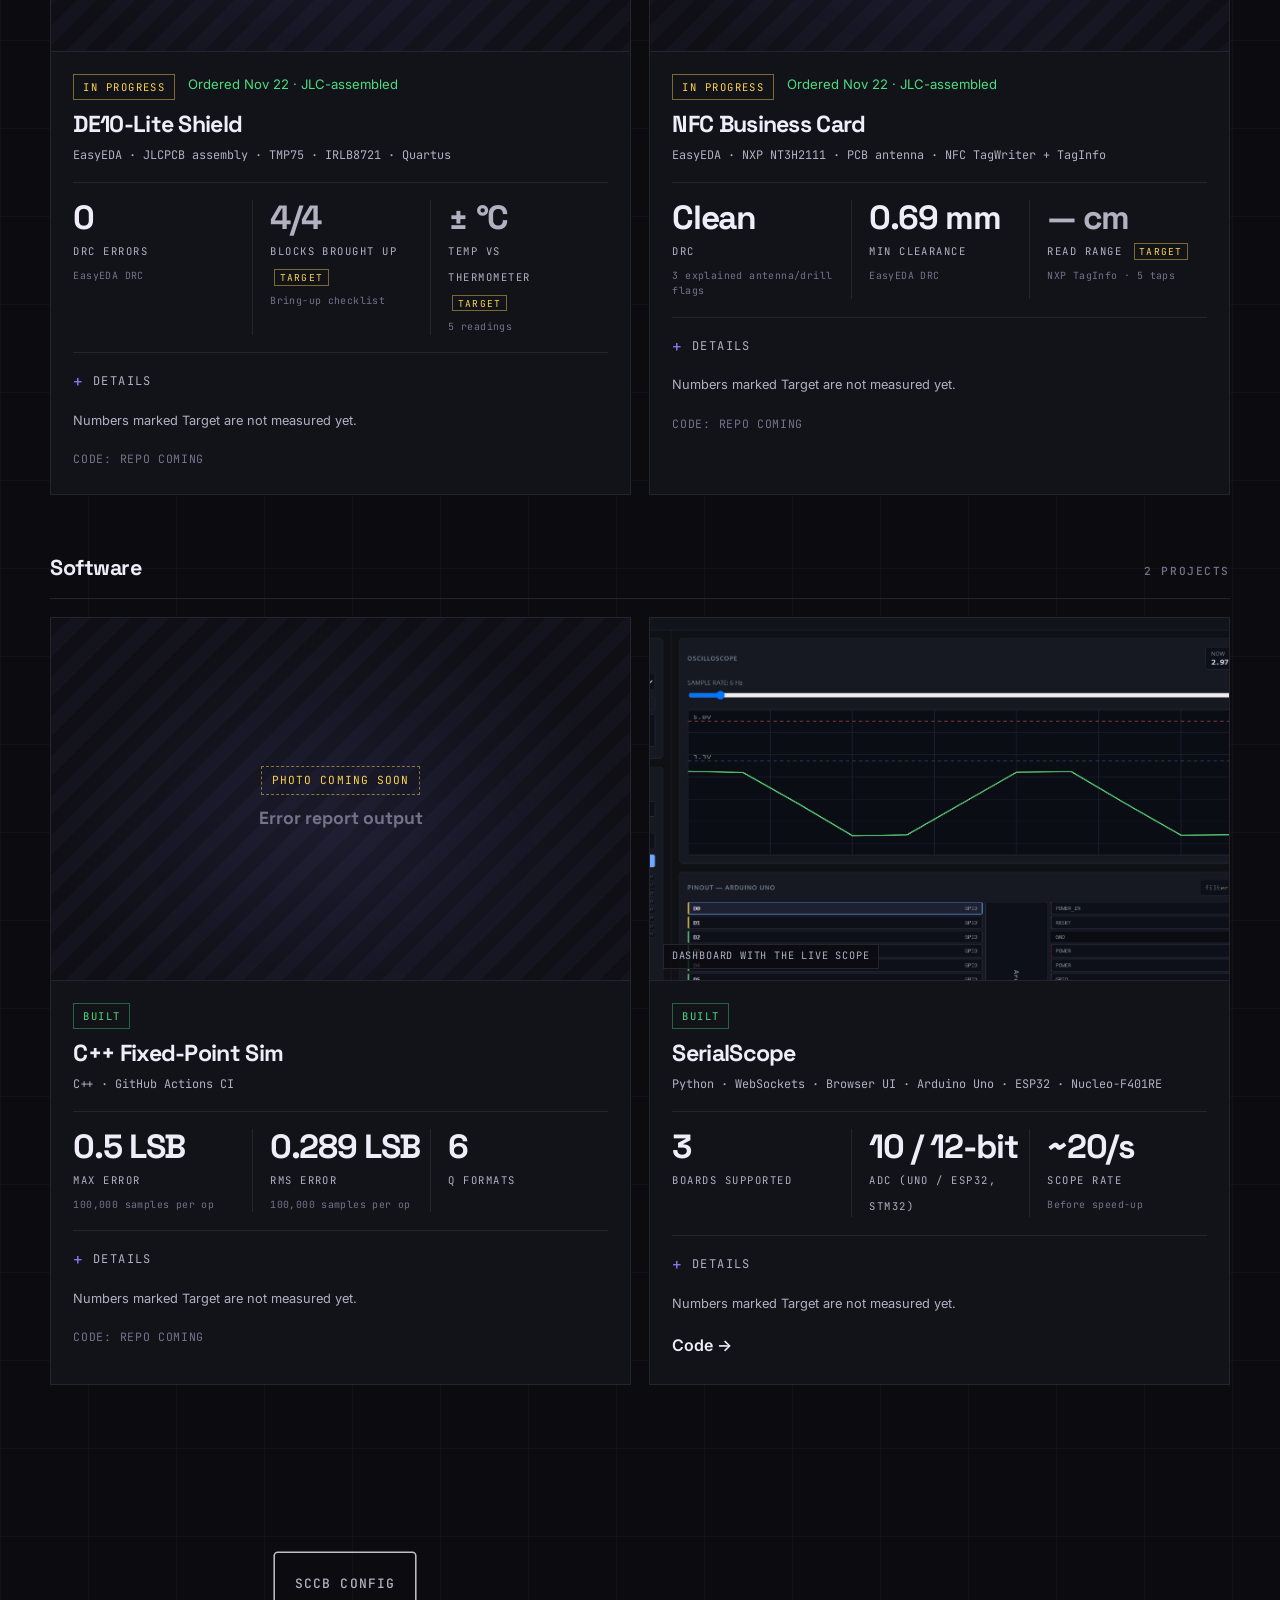
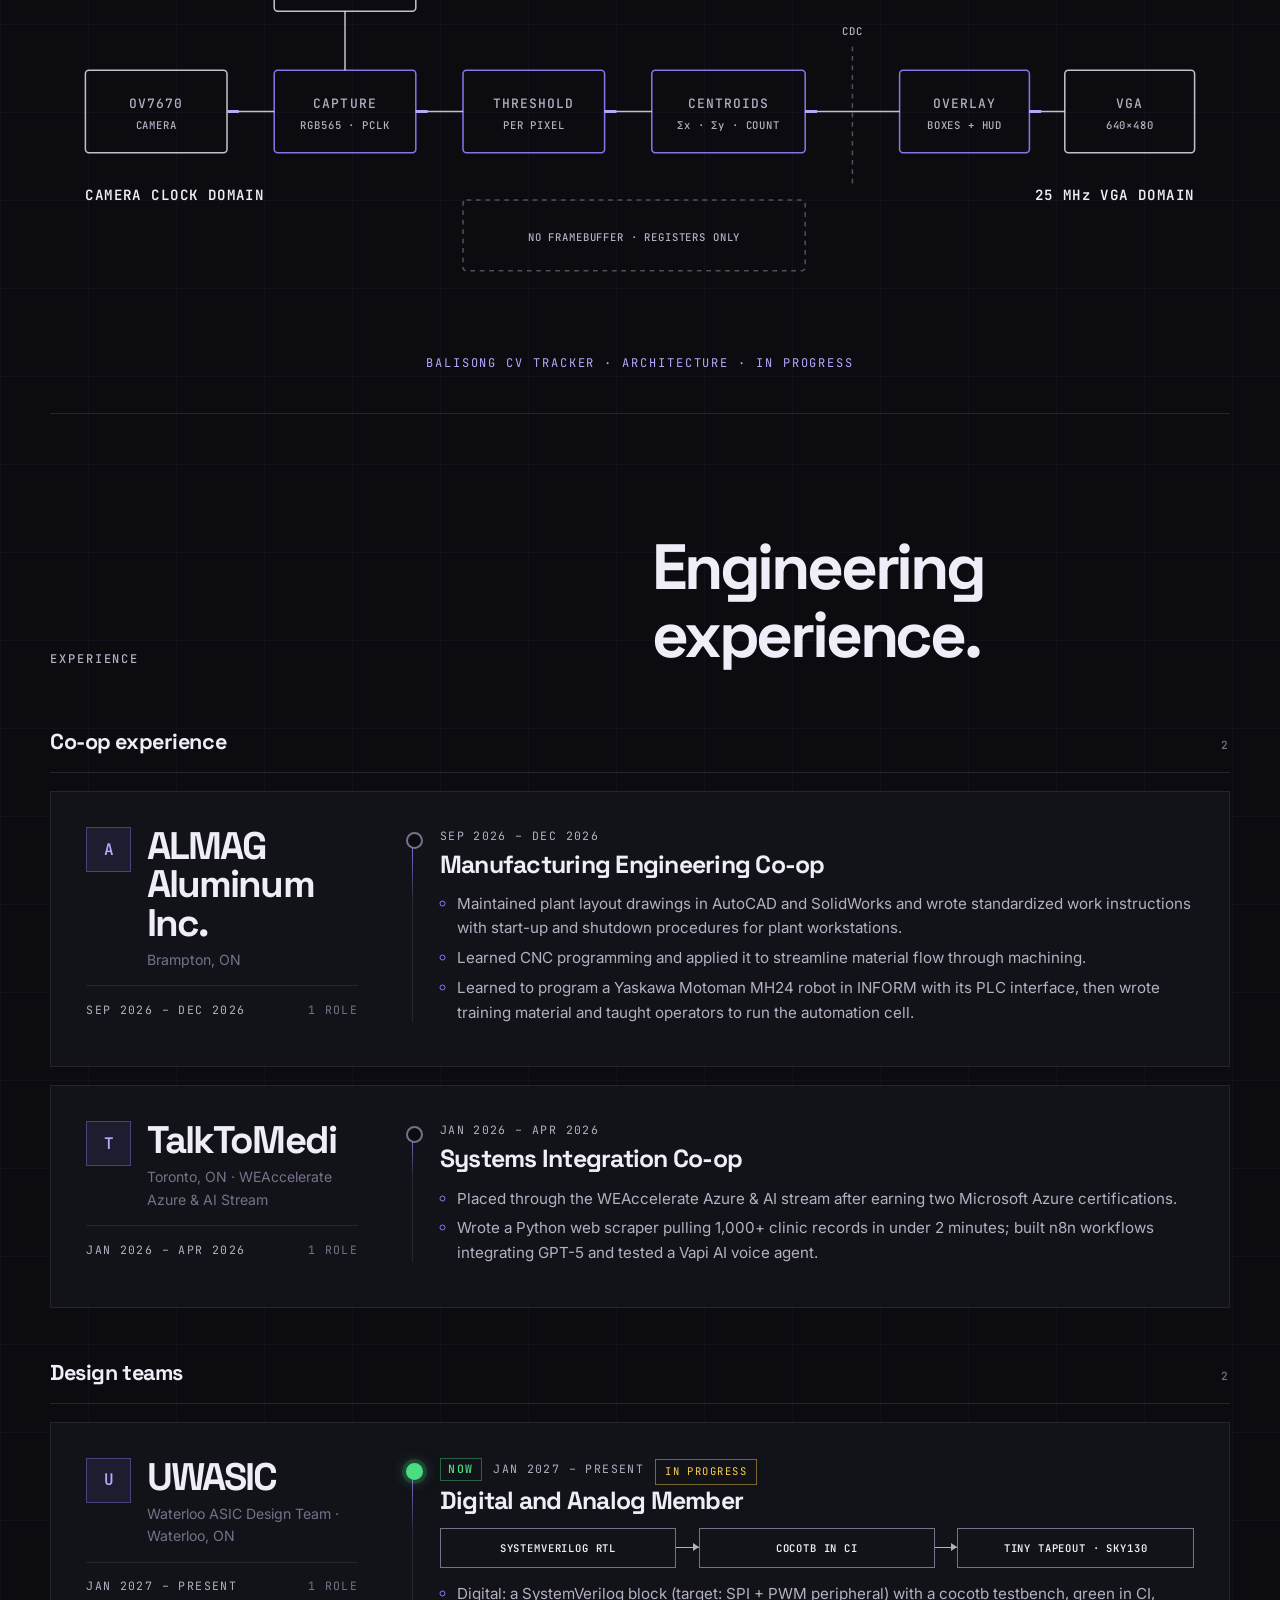
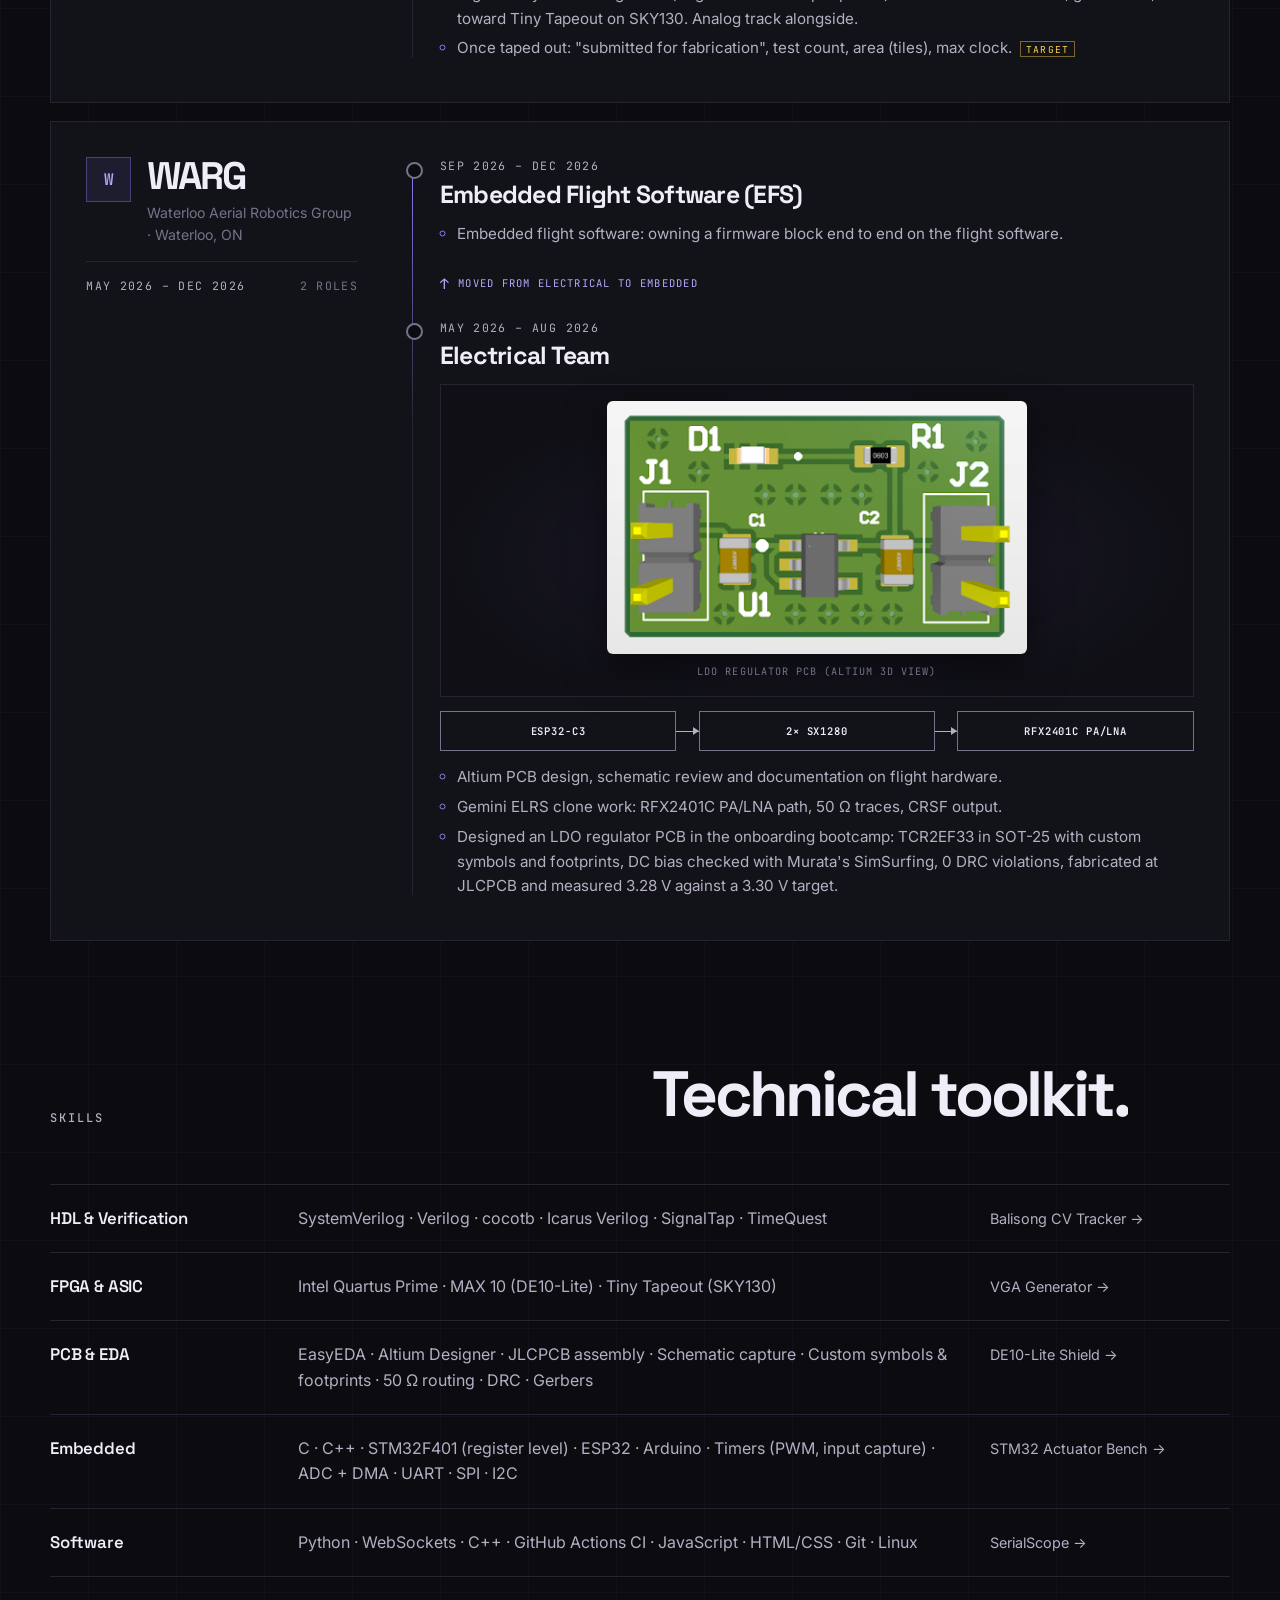
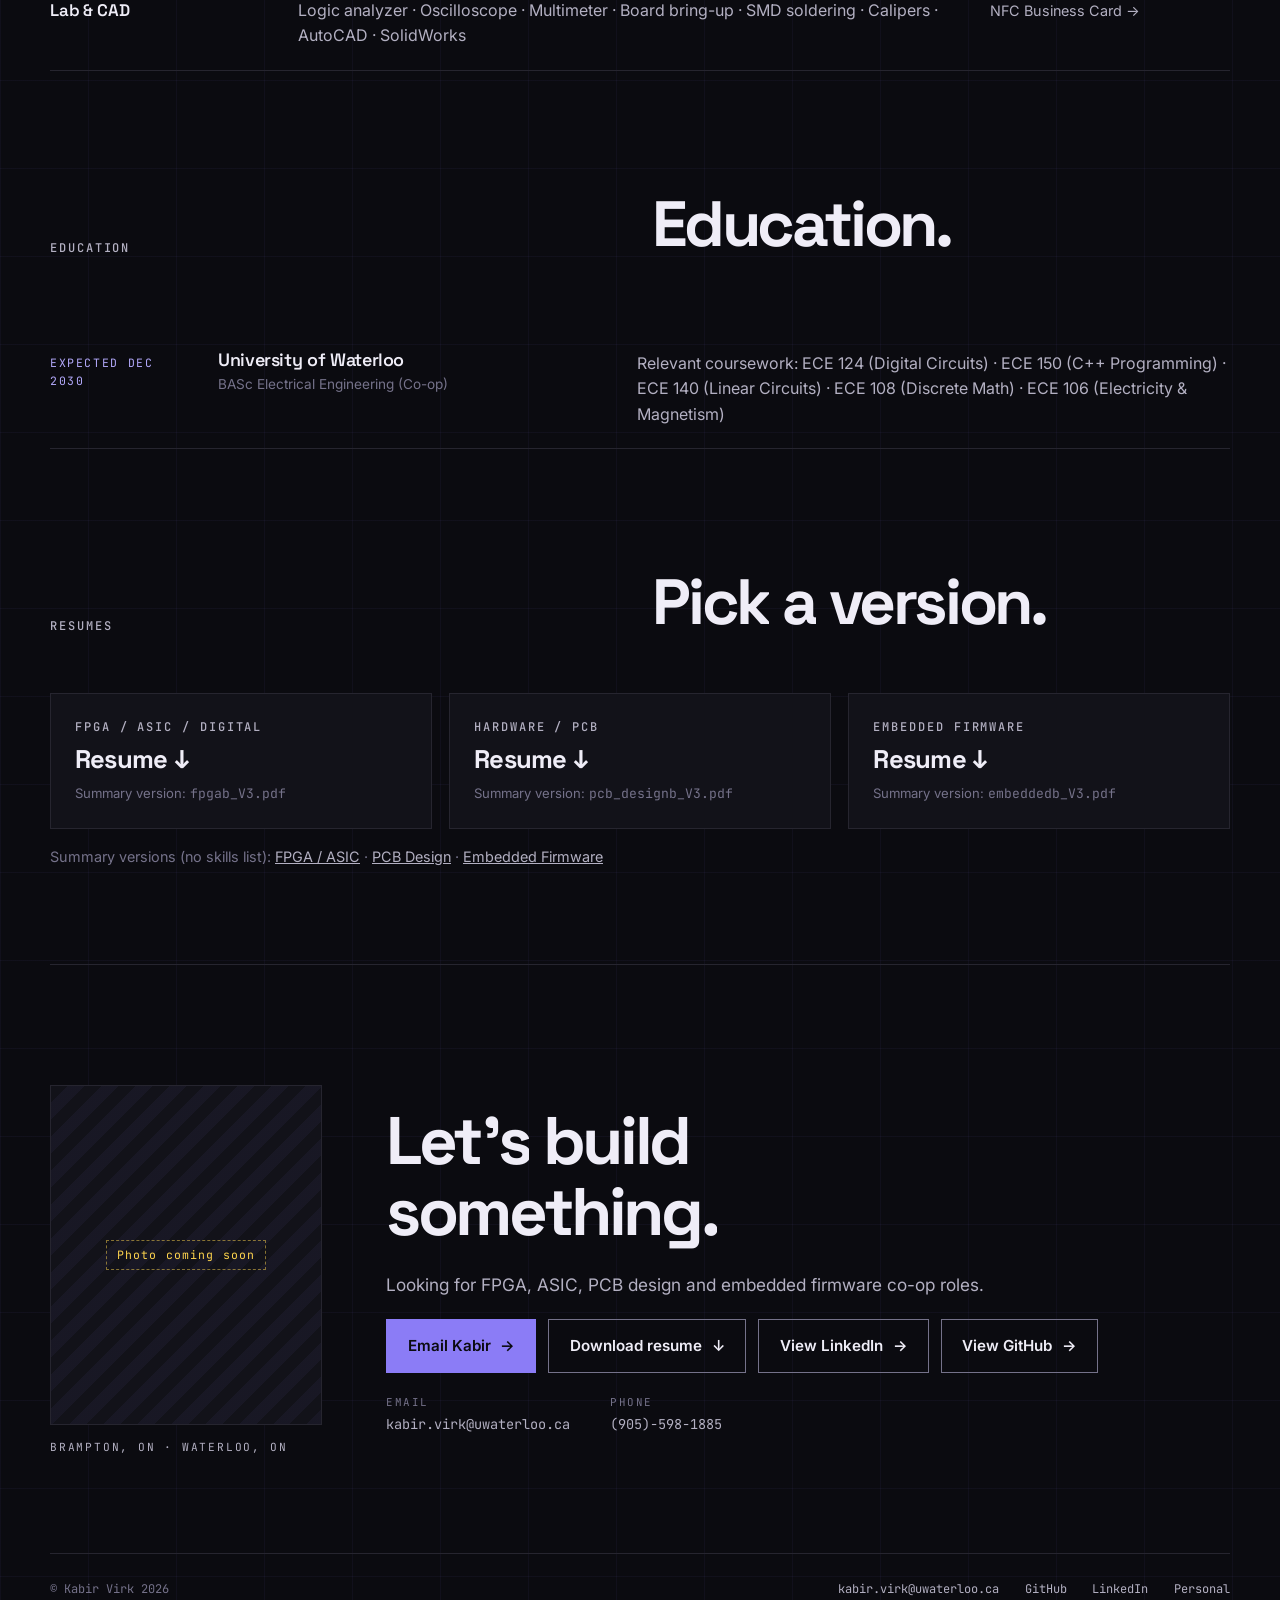
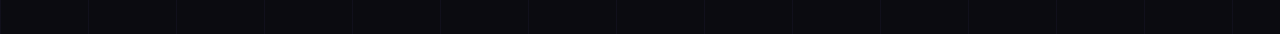
<file: versions/planned/index.html>
<!DOCTYPE html>
<html lang="en">
<head>
  <meta charset="UTF-8" />
  <meta name="viewport" content="width=device-width, initial-scale=1.0" />
  <title>Kabir Virk | FPGA, PCB &amp; Embedded</title>
  <meta name="description" content="Kabir Virk, Electrical Engineering (Co-op) at the University of Waterloo. FPGA / ASIC digital design, backed by PCB design and embedded firmware." />

  <meta property="og:title" content="Kabir Virk | FPGA, PCB &amp; Embedded" />
  <meta property="og:description" content="FPGA / ASIC design · PCB design · Embedded firmware. Electrical Engineering (Co-op), University of Waterloo." />
  <meta property="og:type" content="website" />
  <meta property="og:url" content="https://www.kabirvirk.me/" />
  <meta property="og:image" content="https://www.kabirvirk.me/og.png" />
  <meta name="twitter:card" content="summary_large_image" />

  <!-- favicon slot -->
  <link rel="icon" type="image/png" href="../../images/favicon-96x96.png" sizes="96x96" />
  <link rel="icon" type="image/svg+xml" href="../../images/favicon.svg" />
  <link rel="apple-touch-icon" sizes="180x180" href="../../images/apple-touch-icon.png" />

  <link rel="preconnect" href="https://fonts.googleapis.com" />
  <link rel="preconnect" href="https://fonts.gstatic.com" crossorigin />
  <link href="https://fonts.googleapis.com/css2?family=Space+Grotesk:wght@500;600;700&amp;family=Inter:wght@400;500;600&amp;family=JetBrains+Mono:wght@400;500;600&amp;display=swap" rel="stylesheet" />
  <link rel="stylesheet" href="style.css" />
</head>
<body>

<a class="skip" href="#main">Skip to content</a>

<header class="nav" id="nav">
  <a class="nav-name" href="#top">Kabir Virk</a>
  <p class="nav-spy" id="spy" aria-hidden="true"><b>00</b> · <span>Home</span></p>
  <nav class="nav-links" id="navlinks" aria-label="Sections">
    <a href="#projects">Projects</a>
    <a href="#experience">Experience</a>
    <a href="#skills">Skills</a>
    <a href="#resumes">Resume</a>
    <a href="#contact">Contact</a>
  </nav>
  <button class="nav-burger" id="burger" type="button" aria-label="Open menu" aria-expanded="false"><span></span><span></span></button>
</header>

<main id="main">

  <!-- HERO -->
  <section class="hero wrap" id="top" data-spy="00" data-label="Home">
    <p class="eyebrow line">Electrical Engineering (Co-op) · University of Waterloo</p>
    <h1 class="hero-name">Kabir <span>Virk</span></h1>
    <div class="hero-row">
      <p class="hero-intro">FPGA / ASIC design · PCB design · Embedded firmware</p>
      <div class="hero-meta">
        <div class="btns">
          <a class="btn solid" data-resume href="resumes/fpgal_V3.pdf">Resume · <span data-focus-label>FPGA / ASIC</span> <em>↓</em></a>
          <a class="btn" href="https://github.com/kabirvirk1206" target="_blank" rel="noopener noreferrer">GitHub</a>
          <a class="btn" href="https://linkedin.com/in/kabir-virk" target="_blank" rel="noopener noreferrer">LinkedIn</a>
          <a class="btn" href="mailto:kabir.virk@uwaterloo.ca">Email</a>
        </div>
      </div>
    </div>
  </section>

  <!-- PROJECTS -->
  <section class="sec wrap" id="projects" data-spy="01" data-label="Projects">
    <div class="sec-head">
      <p class="eyebrow">Featured projects</p>
      <h2>Featured builds.</h2>
    </div>

    <div class="focus" role="group" aria-label="Choose a focus">
      <p class="eyebrow">View as</p>
      <div class="focus-tabs">
        <button type="button" data-focus="fpga" aria-pressed="true">FPGA / ASIC</button>
        <button type="button" data-focus="embedded" aria-pressed="false">Embedded Firmware</button>
        <button type="button" data-focus="pcb" aria-pressed="false">Hardware / PCB</button>
      </div>
    </div>

    <div id="project-list"></div>
  </section>

  <!-- ARCHITECTURE (FPGA line art) -->
  <section class="sec wrap board" id="arch" data-spy="02" data-label="Architecture">
    <figure>
      <svg viewBox="0 0 1000 360" role="img" aria-label="Architecture of the Balisong CV tracker: OV7670 camera configured over SCCB, pixel capture, colour threshold, centroid accumulators, clock domain crossing, VGA overlay">
        <g class="la">
          <rect x="30" y="140" width="120" height="70" rx="3"/>
          <rect x="190" y="140" width="120" height="70" rx="3" class="acc"/>
          <rect x="350" y="140" width="120" height="70" rx="3" class="acc"/>
          <rect x="510" y="140" width="130" height="70" rx="3" class="acc"/>
          <path d="M680 120V240" class="faint" stroke-dasharray="4 4"/>
          <rect x="720" y="140" width="110" height="70" rx="3" class="acc"/>
          <rect x="860" y="140" width="110" height="70" rx="3"/>
          <rect x="190" y="40" width="120" height="50" rx="3"/>
          <path d="M150 175H190M310 175H350M470 175H510M640 175H720M830 175H860M250 90V140"/>
          <path class="pulse" d="M150 175H190M310 175H350M470 175H510M640 175H720M830 175H860"/>
          <rect x="350" y="250" width="290" height="60" rx="3" class="faint" stroke-dasharray="4 4"/>
        </g>
        <g class="la-txt">
          <text x="90" y="172">OV7670</text><text x="90" y="190" class="sm">CAMERA</text>
          <text x="250" y="172">CAPTURE</text><text x="250" y="190" class="sm">RGB565 · PCLK</text>
          <text x="410" y="172">THRESHOLD</text><text x="410" y="190" class="sm">PER PIXEL</text>
          <text x="575" y="172">CENTROIDS</text><text x="575" y="190" class="sm">Σx · Σy · COUNT</text>
          <text x="775" y="172">OVERLAY</text><text x="775" y="190" class="sm">BOXES + HUD</text>
          <text x="915" y="172">VGA</text><text x="915" y="190" class="sm">640×480</text>
          <text x="250" y="70">SCCB CONFIG</text>
          <text x="495" y="285" class="sm">NO FRAMEBUFFER · REGISTERS ONLY</text>
          <text x="680" y="110" class="sm">CDC</text>
        </g>
        <g class="co-txt">
          <text x="30" y="250"><tspan class="b">CAMERA CLOCK DOMAIN</tspan></text>
          <text x="970" y="250" text-anchor="end"><tspan class="b">25 MHz VGA DOMAIN</tspan></text>
        </g>
      </svg>
      <figcaption class="board-cap">Balisong CV Tracker · architecture · in progress</figcaption>
    </figure>
  </section>

  <!-- EXPERIENCE -->
  <section class="sec wrap" id="experience" data-spy="03" data-label="Experience">
    <div class="sec-head">
      <p class="eyebrow">Experience</p>
      <h2>Engineering experience.</h2>
    </div>
    <div id="xp-list"></div>
  </section>

  <!-- SKILLS -->
  <section class="sec wrap" id="skills" data-spy="04" data-label="Skills">
    <div class="sec-head">
      <p class="eyebrow">Skills</p>
      <h2>Technical toolkit.</h2>
    </div>
    <div class="skills">
      <div class="srow rv"><h4>HDL &amp; Verification</h4><p>SystemVerilog · Verilog · cocotb · Icarus Verilog · SignalTap · TimeQuest</p><a href="#proj-balisong">Balisong CV Tracker <em>→</em></a></div>
      <div class="srow rv"><h4>FPGA &amp; ASIC</h4><p>Intel Quartus Prime · MAX 10 (DE10-Lite) · Tiny Tapeout (SKY130)</p><a href="#proj-vga">VGA Generator <em>→</em></a></div>
      <div class="srow rv"><h4>PCB &amp; EDA</h4><p>EasyEDA · Altium Designer · JLCPCB assembly · Schematic capture · Custom symbols &amp; footprints · 50 Ω routing · DRC · Gerbers</p><a href="#proj-shield">DE10-Lite Shield <em>→</em></a></div>
      <div class="srow rv"><h4>Embedded</h4><p>C · C++ · STM32F401 (register level) · ESP32 · Arduino · Timers (PWM, input capture) · ADC + DMA · UART · SPI · I2C</p><a href="#proj-stm32">STM32 Actuator Bench <em>→</em></a></div>
      <div class="srow rv"><h4>Software</h4><p>Python · WebSockets · C++ · GitHub Actions CI · JavaScript · HTML/CSS · Git · Linux</p><a href="#proj-serialscope">SerialScope <em>→</em></a></div>
      <div class="srow rv"><h4>Lab &amp; CAD</h4><p>Logic analyzer · Oscilloscope · Multimeter · Board bring-up · SMD soldering · Calipers · AutoCAD · SolidWorks</p><a href="#proj-nfc">NFC Business Card <em>→</em></a></div>
    </div>
  </section>

  <!-- EDUCATION -->
  <section class="sec wrap" id="education" data-spy="05" data-label="Education">
    <div class="sec-head">
      <p class="eyebrow">Education</p>
      <h2>Education.</h2>
    </div>
    <div class="list edu-list">
      <div class="row rv"><p class="row-k">Expected Dec 2030</p><div><h4>University of Waterloo</h4><p class="row-t">BASc Electrical Engineering (Co-op)</p></div><p>Relevant coursework: ECE 124 (Digital Circuits) · ECE 150 (C++ Programming) · ECE 140 (Linear Circuits) · ECE 108 (Discrete Math) · ECE 106 (Electricity &amp; Magnetism)</p></div>
    </div>
  </section>

  <!-- RESUMES -->
  <section class="sec wrap" id="resumes" data-spy="06" data-label="Resumes">
    <div class="sec-head">
      <p class="eyebrow">Resumes</p>
      <h2>Pick a version.</h2>
    </div>
    <div class="res-grid">
      <a class="res rv" href="resumes/fpgal_V3.pdf"><p class="eyebrow">FPGA / ASIC / digital</p><h3>Resume <em>↓</em></h3><p class="res-alt">Summary version: <span>fpgab_V3.pdf</span></p></a>
      <a class="res rv" href="resumes/pcb_designl_V3.pdf"><p class="eyebrow">Hardware / PCB</p><h3>Resume <em>↓</em></h3><p class="res-alt">Summary version: <span>pcb_designb_V3.pdf</span></p></a>
      <a class="res rv" href="resumes/embeddedl_V3.pdf"><p class="eyebrow">Embedded Firmware</p><h3>Resume <em>↓</em></h3><p class="res-alt">Summary version: <span>embeddedb_V3.pdf</span></p></a>
    </div>
    <p class="res-more">Summary versions (no skills list): <a href="resumes/fpgab_V3.pdf">FPGA / ASIC</a> · <a href="resumes/pcb_designb_V3.pdf">PCB Design</a> · <a href="resumes/embeddedb_V3.pdf">Embedded Firmware</a></p>
  </section>

  <!-- CONTACT -->
  <section class="sec wrap contact" id="contact" data-spy="07" data-label="Contact">
    <figure class="me">
      <div class="me-ph"><span>Photo coming soon</span></div>
      <figcaption>Brampton, ON · Waterloo, ON</figcaption>
    </figure>
    <div>
      <h2>Let's build<br />something.</h2>
      <p>Looking for FPGA, ASIC, PCB design and embedded firmware co-op roles.</p>
      <div class="btns">
        <a class="btn solid" href="mailto:kabir.virk@uwaterloo.ca">Email Kabir <em>→</em></a>
        <a class="btn" data-resume href="resumes/fpgal_V3.pdf">Download resume <em>↓</em></a>
        <a class="btn" href="https://linkedin.com/in/kabir-virk" target="_blank" rel="noopener noreferrer">View LinkedIn <em>→</em></a>
        <a class="btn" href="https://github.com/kabirvirk1206" target="_blank" rel="noopener noreferrer">View GitHub <em>→</em></a>
      </div>
      <dl class="mails">
        <div><dt>Email</dt><dd>kabir.virk@uwaterloo.ca</dd></div>
        <div><dt>Phone</dt><dd>(905)-598-1885</dd></div>
      </dl>
    </div>
  </section>

</main>

<footer class="foot wrap">
  <p>© Kabir Virk 2026</p>
  <nav><a href="mailto:kabir.virk@uwaterloo.ca">kabir.virk@uwaterloo.ca</a><a href="https://github.com/kabirvirk1206" target="_blank" rel="noopener noreferrer">GitHub</a><a href="https://linkedin.com/in/kabir-virk" target="_blank" rel="noopener noreferrer">LinkedIn</a><a href="about-me.html">Personal</a></nav>
</footer>

<dialog class="lightbox" id="lightbox" aria-label="Enlarged image"><button type="button" class="lb-x" aria-label="Close">×</button><img alt="" /><p class="lb-cap"></p></dialog>
<script src="motion.js"></script>
<script src="script.js"></script>
</body>
</html>
</file>
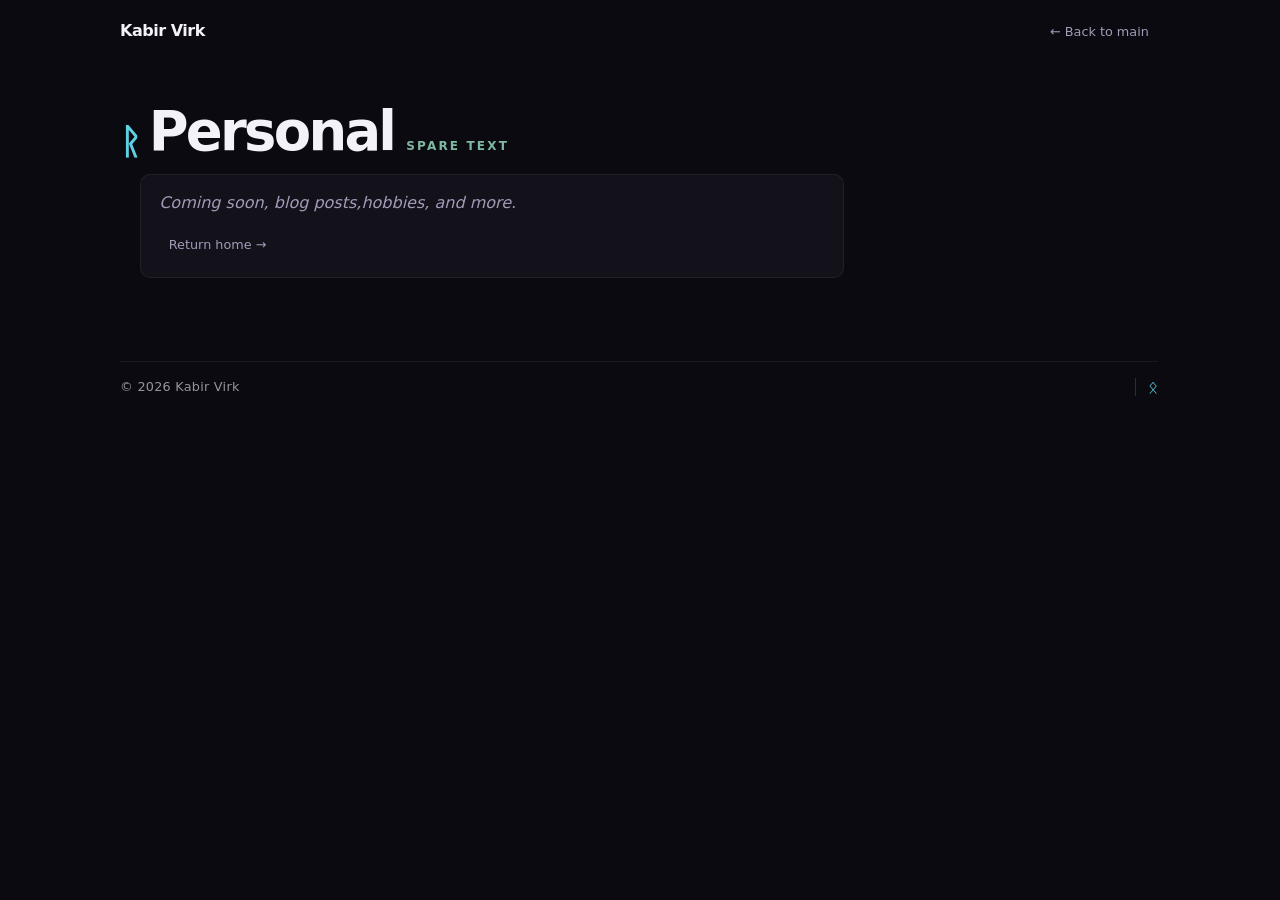
<file: src/personal.html>
<!DOCTYPE html>
<html lang="en">
  <head>
    <meta charset="UTF-8" />
    <meta name="viewport" content="width=device-width, initial-scale=1.0" />
    <title>Personal — Kabir Virk</title>
    <link rel="icon" type="image/png" href="/images/favicon-96x96.png" sizes="96x96" />
    <link rel="icon" type="image/svg+xml" href="/images/favicon.svg" />
    <link rel="shortcut icon" href="/images/favicon.ico" />
    <link rel="apple-touch-icon" sizes="180x180" href="/images/apple-touch-icon.png" />
    <meta name="apple-mobile-web-app-title" content="Kabir Virk" />
    <link rel="manifest" href="/images/site.webmanifest" />
    <link rel="stylesheet" href="personal.css" />
  </head>
  <body>
    <div class="wrap flow-nudge">
      <header>
        <a class="logo" href="index.html">Kabir Virk</a>
        <a class="nav-link" href="index.html">&larr; Back to main</a>
      </header>

      <main>
        <div class="section-head">
          <h1>
            <span class="mark" aria-hidden="true">ᚱ</span>  
            Personal
          </h1>
          <span class="section-tag">Spare Text</span>
        </div>
        <div class="card offset-1">
          <p class="coming">Coming soon, blog posts,hobbies, and more.</p>
          <a class="nav-link" href="index.html">Return home &rarr;</a>
        </div>
      </main>

      <footer>
        <div class="footer-inner" role="contentinfo" aria-label="Site footer">
          <span class="footer-left">© 2026 Kabir Virk</span>
          <span class="footer-divider" aria-hidden="true"></span>
          <span class="footer-rune" aria-hidden="true">ᛟ</span>
        </div>
      </footer>
    </div>
  </body>
</html>
</file>
<file: site.css>
/* kabirvirk.me — layout after marcovolpini.com, coloured violet on near-black */

:root {
  --bg:      #0b0b10;
  --panel:   #121219;
  --panel-2: #17171f;
  --line:    #26252f;
  --grid:    rgba(139, 124, 246, 0.05);
  --ink:     #efedf7;
  --ink-2:   #b3b0c2;
  --ink-3:   #75728a;
  --violet:  #8b7cf6;
  --violet-2:#b3a9fb;
  --green:   #4ade80;
  --amber:   #fcd34d;

  --head: 'Space Grotesk', 'Inter', system-ui, sans-serif;
  --body: 'Inter', system-ui, -apple-system, sans-serif;
  --mono: 'JetBrains Mono', ui-monospace, Menlo, monospace;

  --wrap: 1180px;
}

* { box-sizing: border-box; }
html { scroll-behavior: smooth; scroll-padding-top: 5rem; }
body {
  margin: 0;
  background-color: var(--bg);
  background-image:
    linear-gradient(var(--grid) 1px, transparent 1px),
    linear-gradient(90deg, var(--grid) 1px, transparent 1px);
  background-size: 88px 88px;
  color: var(--ink);
  font: 16px/1.6 var(--body);
  -webkit-font-smoothing: antialiased;
}
img { max-width: 100%; display: block; }
a { color: inherit; }
h1, h2, h3, h4 { font-family: var(--head); margin: 0; letter-spacing: -0.03em; line-height: 1.05; text-wrap: balance; }
p { margin: 0; }
em { font-style: normal; display: inline-block; transition: transform 0.2s ease; }
a:hover em { transform: translateX(3px); }
:focus-visible { outline: 2px solid var(--violet); outline-offset: 3px; }

.wrap { width: min(var(--wrap), 100% - 2.5rem); margin-inline: auto; }
.skip { position: absolute; left: -999px; }
.skip:focus { left: 1rem; top: 1rem; z-index: 99; background: var(--violet); color: var(--bg); padding: 0.5rem 1rem; }

.eyebrow {
  font-family: var(--mono);
  font-size: 0.75rem;
  font-weight: 500;
  letter-spacing: 0.16em;
  text-transform: uppercase;
  color: var(--ink-2);
}
.eyebrow.line { display: flex; align-items: center; gap: 1rem; color: var(--violet-2); }
.eyebrow.line::before { content: ""; width: 2.2rem; height: 1px; background: var(--violet); }

/* nav */
.nav {
  position: sticky;
  top: 0;
  z-index: 50;
  display: grid;
  grid-template-columns: 1fr auto 1fr;
  align-items: center;
  gap: 1rem;
  padding: 1rem clamp(1.25rem, 3.5vw, 3rem);
  background: linear-gradient(180deg, rgba(11, 11, 16, 0.96), rgba(11, 11, 16, 0.8));
  backdrop-filter: blur(10px);
}
.nav-name { font-family: var(--head); font-weight: 700; font-size: 1.05rem; text-decoration: none; }
.nav-spy { font-family: var(--mono); font-size: 0.72rem; letter-spacing: 0.16em; text-transform: uppercase; color: var(--ink-2); }
.nav-spy b { color: var(--violet); font-weight: 500; }
.nav-links { justify-self: end; display: flex; gap: 1.8rem; }
.nav-links a { text-decoration: none; font-weight: 500; font-size: 0.95rem; color: var(--ink-2); transition: color 0.2s; }
.nav-links a:hover, .nav-links a.on { color: var(--ink); }
.nav-burger { display: none; justify-self: end; width: 2.4rem; height: 2.4rem; border: 1px solid var(--line); background: transparent; border-radius: 4px; cursor: pointer; padding: 0; }
.nav-burger span { display: block; width: 16px; height: 1.5px; margin: 4px auto; background: var(--ink); }

/* buttons */
.btns { display: flex; flex-wrap: wrap; gap: 0.75rem; }
.btn {
  display: inline-flex;
  align-items: center;
  gap: 0.6rem;
  padding: 0.85rem 1.3rem;
  border: 1px solid var(--ink-3);
  font-weight: 600;
  font-size: 0.95rem;
  text-decoration: none;
  transition: background 0.2s, border-color 0.2s, color 0.2s;
}
.btn:hover { border-color: var(--ink); }
.btn.solid { background: var(--violet); border-color: var(--violet); color: #0b0b10; }
.btn.solid:hover { background: var(--violet-2); border-color: var(--violet-2); }

/* hero */
.hero { padding-top: clamp(2.5rem, 6vw, 4.5rem); }
.hero-top { display: grid; grid-template-columns: minmax(0, 1.25fr) minmax(0, 1fr); gap: 2.5rem; align-items: end; }
.hero-title {
  margin-top: 1.4rem;
  font-size: clamp(3.6rem, 11vw, 9rem);
  font-weight: 700;
  letter-spacing: -0.06em;
  line-height: 0.88;
}
.hero-title span { color: var(--violet); }
.hero-side { display: grid; gap: 1.1rem; padding-bottom: 0.6rem; }
.status { display: flex; align-items: center; gap: 0.6rem; font-family: var(--mono); font-size: 0.72rem; letter-spacing: 0.14em; text-transform: uppercase; color: var(--ink-2); }
.status i { width: 7px; height: 7px; border-radius: 50%; background: var(--green); box-shadow: 0 0 10px rgba(74, 222, 128, 0.6); }
.hero-copy { font-size: 1.12rem; color: var(--ink); max-width: 40ch; }
.hero-focus { font-family: var(--mono); font-size: 0.8rem; color: var(--violet-2); }

.hero-art { margin: clamp(2rem, 5vw, 3.5rem) 0 0; position: relative; }
.hero-art svg, .board svg { width: 100%; height: auto; display: block; }
.art-cap {
  display: flex;
  flex-wrap: wrap;
  justify-content: space-between;
  gap: 0.6rem 2rem;
  padding: 1rem 0;
  border-top: 1px solid var(--line);
  font-family: var(--mono);
  font-size: 0.72rem;
  letter-spacing: 0.14em;
  text-transform: uppercase;
  color: var(--ink-2);
}
.art-cap a { color: var(--violet-2); text-decoration: none; font-family: var(--body); font-weight: 600; font-size: 0.92rem; letter-spacing: 0; text-transform: none; }

/* line art */
.la rect, .la path, .la circle { fill: none; stroke: var(--ink); stroke-width: 1.3; stroke-opacity: 0.8; }
.la .faint { stroke-opacity: 0.3; }
.la .acc { stroke: var(--violet); stroke-opacity: 0.95; }
.la .dot circle { fill: var(--violet); stroke: none; }
.seg path { stroke: var(--violet); stroke-width: 3; stroke-linecap: round; stroke-opacity: 0.9; fill: none; }
.seg.big path { stroke-width: 6; }
.la-txt text { fill: var(--ink-2); font: 500 11px var(--mono); letter-spacing: 0.08em; text-anchor: middle; }
.la-txt .sm { font-size: 9px; }
.co path { fill: none; stroke: var(--ink-3); stroke-width: 1; }
.co circle { fill: var(--violet); }
.co-txt text { fill: var(--ink-2); font: 400 12px var(--mono); }
.co-txt .b { fill: var(--ink); font-weight: 600; letter-spacing: 0.1em; }

/* sections */
.sec { padding-block: clamp(4.5rem, 10vw, 7.5rem) 0; }
.sec-head { display: grid; grid-template-columns: minmax(0, 1fr) minmax(0, 1fr); align-items: end; gap: 1.5rem; margin-bottom: clamp(2rem, 5vw, 3.5rem); }
.sec-head h2 { font-size: clamp(2.4rem, 6vw, 4rem); font-weight: 700; letter-spacing: -0.05em; }

.badge { width: fit-content; padding: 0.22rem 0.55rem; font-family: var(--mono); font-size: 0.66rem; letter-spacing: 0.14em; text-transform: uppercase; border: 1px solid; }
.badge.built { color: var(--green); border-color: rgba(74, 222, 128, 0.4); }
.badge.wip { color: var(--amber); border-color: rgba(252, 211, 77, 0.45); }

.stats { display: grid; grid-template-columns: repeat(3, minmax(0, 1fr)); padding-block: 1.1rem; border-block: 1px solid var(--line); }
.stats div { padding-inline: 1.1rem; border-left: 1px solid var(--line); min-width: 0; }
.stats div:first-child { padding-left: 0; border-left: 0; }
.stats b { display: block; font-family: var(--head); font-size: clamp(1.5rem, 3vw, 2.1rem); font-weight: 700; letter-spacing: -0.04em; line-height: 1.1; white-space: nowrap; }
.stats span { font-family: var(--mono); font-size: 0.66rem; letter-spacing: 0.14em; text-transform: uppercase; color: var(--ink-2); }

.tags { display: flex; flex-wrap: wrap; gap: 0.5rem; padding: 0; margin: 0; list-style: none; }
.tags li { padding: 0.35rem 0.6rem; border: 1px solid var(--line); font-family: var(--mono); font-size: 0.7rem; letter-spacing: 0.08em; text-transform: uppercase; color: var(--ink-2); }
.more { font-weight: 600; text-decoration: none; color: var(--ink); }
.more:hover { color: var(--violet-2); }

/* featured */
.feat { display: grid; grid-template-columns: minmax(0, 1.15fr) minmax(0, 1fr); border: 1px solid var(--line); background: var(--panel); }
.feat-media { position: relative; display: grid; place-items: center; padding: 2rem; border-right: 1px solid var(--line); background: radial-gradient(ellipse at 50% 60%, rgba(139, 124, 246, 0.1), transparent 70%); }
.feat-media svg { width: 100%; max-width: 520px; height: auto; }
.feat-body { display: grid; align-content: center; gap: 1.1rem; padding: clamp(1.5rem, 4vw, 3rem); }
.feat-body h3 { font-size: clamp(2rem, 4vw, 2.8rem); font-weight: 700; }
.feat-body > p:not(.badge) { color: var(--ink-2); }

.ph-tag { position: absolute; left: 1rem; bottom: 1rem; padding: 0.25rem 0.55rem; font-family: var(--mono); font-size: 0.64rem; letter-spacing: 0.08em; color: var(--amber); border: 1px dashed rgba(252, 211, 77, 0.5); background: rgba(11, 11, 16, 0.85); }

/* grid cards */
.grid { display: grid; grid-template-columns: repeat(2, minmax(0, 1fr)); gap: 1.1rem; margin-top: 1.1rem; }
.card { display: flex; flex-direction: column; border: 1px solid var(--line); background: var(--panel); min-width: 0; }
.card-media { aspect-ratio: 16 / 10; overflow: hidden; border-bottom: 1px solid var(--line); background: #0f0f15; }
.card-media img { width: 100%; height: 100%; object-fit: cover; transition: transform 0.5s ease; }
.card:hover .card-media img { transform: scale(1.03); }
.card-media.light { background: #e9e8ee; }
.card-media.light img { object-fit: contain; }
.card-body { display: grid; gap: 1rem; padding: 1.4rem 1.4rem 1.6rem; align-content: start; }
.card-body h3 { font-size: 1.45rem; font-weight: 700; }
.card-body > p:not(.badge) { color: var(--ink-2); }
.card.next { justify-content: center; background: repeating-linear-gradient(135deg, transparent 0 12px, rgba(139, 124, 246, 0.03) 12px 24px), var(--panel); }

/* lists (in progress, more experience) */
.list { margin-top: clamp(3rem, 6vw, 4.5rem); }
.list > .eyebrow { padding-bottom: 1rem; border-bottom: 1px solid var(--line); }
.row { display: grid; grid-template-columns: 9rem minmax(0, 1fr) minmax(0, 1.5fr); gap: 1.5rem; padding-block: 1.3rem; border-bottom: 1px solid var(--line); }
.row-k { font-family: var(--mono); font-size: 0.72rem; letter-spacing: 0.14em; text-transform: uppercase; color: var(--violet-2); padding-top: 0.2rem; }
.row h4 { font-size: 1.12rem; font-weight: 600; letter-spacing: -0.02em; }
.row-t { margin-top: 0.25rem; font-size: 0.85rem; color: var(--ink-3); }
.row > p:last-child { color: var(--ink-2); }

/* board drawing */
.board figure { margin: 0; padding-bottom: 2.5rem; border-bottom: 1px solid var(--line); }
.board-cap { margin-top: 1.5rem; text-align: center; font-family: var(--mono); font-size: 0.75rem; letter-spacing: 0.16em; text-transform: uppercase; color: var(--violet-2); }

/* experience */
.xp-grid { display: grid; grid-template-columns: repeat(2, minmax(0, 1fr)); gap: 1.1rem; }
.xp { display: grid; gap: 1.1rem; align-content: start; padding: clamp(1.4rem, 3vw, 2rem); border: 1px solid var(--line); background: var(--panel); min-width: 0; }
.xp-date { display: flex; flex-wrap: wrap; gap: 0.8rem; align-items: center; font-family: var(--mono); font-size: 0.72rem; letter-spacing: 0.14em; text-transform: uppercase; color: var(--ink-2); }
.xp h3 { font-size: clamp(2rem, 4vw, 2.6rem); font-weight: 700; letter-spacing: -0.05em; }
.xp-role { margin-top: -0.6rem; color: var(--ink-2); }
.xp > p:not(.xp-date):not(.xp-role):not(.xp-foot) { color: var(--ink-2); }
.flow { display: flex; align-items: center; gap: 0; }
.flow span { flex: 1 1 0; min-width: 0; padding: 0.65rem 0.4rem; border: 1px solid var(--ink-3); text-align: center; font-family: var(--mono); font-size: 0.66rem; font-weight: 600; letter-spacing: 0.08em; text-transform: uppercase; color: var(--ink); }
.flow i { flex: 0 0 1.4rem; height: 1px; background: var(--ink-2); position: relative; }
.flow i::after { content: ""; position: absolute; right: 0; top: -4px; border: 4.5px solid transparent; border-left: 6px solid var(--ink-2); border-right: 0; }
.xp-foot { display: flex; justify-content: space-between; flex-wrap: wrap; gap: 0.6rem; padding-top: 1rem; border-top: 1px solid var(--line); font-family: var(--mono); font-size: 0.7rem; letter-spacing: 0.12em; text-transform: uppercase; color: var(--ink-3); }
.xp-foot a { font-family: var(--body); font-size: 0.92rem; font-weight: 600; letter-spacing: 0; text-transform: none; color: var(--ink); text-decoration: none; }

/* skills */
.skills { border-top: 1px solid var(--line); }
.srow { display: grid; grid-template-columns: 14rem minmax(0, 1fr) 15rem; gap: 1.5rem; align-items: baseline; padding-block: 1.3rem; border-bottom: 1px solid var(--line); }
.srow h4 { font-size: 1.05rem; font-weight: 600; letter-spacing: -0.01em; }
.srow p { color: var(--ink-2); }
.srow a { font-size: 0.9rem; color: var(--ink-2); text-decoration: none; }
.srow a:hover { color: var(--violet-2); }

.edu { margin-top: clamp(3rem, 6vw, 4.5rem); }
.edu-row { display: grid; grid-template-columns: minmax(0, 1fr) minmax(0, 1.4fr); gap: 1.5rem; padding-top: 1.1rem; margin-top: 1rem; border-top: 1px solid var(--line); }
.edu-row h4 { font-size: 1.3rem; font-weight: 700; }
.edu-row div p { color: var(--ink-2); margin-top: 0.3rem; }
.edu-c { font-family: var(--mono); font-size: 0.78rem; line-height: 1.9; color: var(--ink-2); }

/* contact */
.contact { display: grid; grid-template-columns: 17rem minmax(0, 1fr); gap: clamp(2rem, 5vw, 4.5rem); align-items: center; padding-bottom: clamp(4rem, 8vw, 6rem); border-top: 1px solid var(--line); margin-top: clamp(4rem, 8vw, 6rem); }
.contact h2 { font-size: clamp(2.6rem, 6vw, 4.2rem); font-weight: 700; letter-spacing: -0.05em; }
.contact > div { display: grid; gap: 1.3rem; }
.contact > div > p:not(.mail) { color: var(--ink-2); font-size: 1.08rem; }
.mail { font-family: var(--mono); font-size: 0.85rem; color: var(--ink-2); user-select: all; }
.me { margin: 0; }
.me-ph { aspect-ratio: 4 / 5; display: grid; place-items: center; border: 1px solid var(--line); background: repeating-linear-gradient(135deg, transparent 0 12px, rgba(139, 124, 246, 0.05) 12px 24px), var(--panel); }
.me-ph span { font-family: var(--mono); font-size: 0.72rem; letter-spacing: 0.1em; color: var(--amber); border: 1px dashed rgba(252, 211, 77, 0.5); padding: 0.3rem 0.6rem; }
.me figcaption { margin-top: 0.9rem; font-family: var(--mono); font-size: 0.7rem; letter-spacing: 0.16em; text-transform: uppercase; color: var(--ink-2); }

/* footer */
.foot { display: flex; flex-wrap: wrap; justify-content: space-between; gap: 1rem; padding-block: 1.6rem 2.2rem; border-top: 1px solid var(--line); font-family: var(--mono); font-size: 0.75rem; color: var(--ink-3); }
.foot nav { display: flex; flex-wrap: wrap; gap: 1.6rem; }
.foot a { text-decoration: none; color: var(--ink-2); }
.foot a:hover { color: var(--violet-2); }

/* responsive */
@media (max-width: 960px) {
  .nav { grid-template-columns: 1fr auto; }
  .nav-spy { display: none; }
  .nav-burger { display: block; }
  .nav-links { display: none; position: absolute; top: 100%; left: 0; right: 0; flex-direction: column; gap: 0; padding: 0.5rem 1.25rem 1rem; background: rgba(11, 11, 16, 0.98); border-bottom: 1px solid var(--line); }
  .nav-links.open { display: flex; }
  .nav-links a { padding: 0.8rem 0; border-bottom: 1px solid var(--line); }
  .hero-top, .sec-head, .feat, .grid, .xp-grid, .edu-row, .contact { grid-template-columns: 1fr; }
  .feat-media { border-right: 0; border-bottom: 1px solid var(--line); }
  .row { grid-template-columns: 1fr; gap: 0.5rem; }
  .srow { grid-template-columns: 1fr; gap: 0.35rem; }
  .me { max-width: 17rem; }
}
@media (max-width: 560px) {
  .stats { grid-template-columns: 1fr 1fr 1fr; }
  .stats div { padding-inline: 0.6rem; }
  .stats b { font-size: 1.25rem; }
  .flow { flex-direction: column; align-items: stretch; }
  .flow i { flex-basis: 1.1rem; width: 1px; height: 1.1rem; margin: 0 auto; }
  .flow i::after { right: -4px; top: auto; bottom: 0; border: 4.5px solid transparent; border-top: 6px solid var(--ink-2); border-bottom: 0; }
  .hero-art .co, .hero-art .co-txt { display: none; }
}
@media (prefers-reduced-motion: reduce) {
  html { scroll-behavior: auto; }
  * { transition: none !important; }
}

/* live-site content additions */
.about { display: grid; grid-template-columns: minmax(0, 1.4fr) minmax(0, 1fr); gap: clamp(2rem, 5vw, 4rem); }
.about-text { display: grid; gap: 1.2rem; font-size: 1.1rem; color: var(--ink-2); }
.about-tags { display: grid; gap: 0.9rem; align-content: start; }
.feat-media.light { background: #e9e8ee; padding: 0; }
.feat-media.light img { width: 100%; height: 100%; object-fit: contain; }
.note { font-size: 0.92rem; color: var(--ink-3) !important; }
.dots { margin: 0; padding-left: 1.1rem; display: grid; gap: 0.35rem; color: var(--ink-2); }
.dots li::marker { color: var(--violet); }
.stats:has(> div:nth-child(2):last-child) { grid-template-columns: repeat(2, minmax(0, 1fr)); }
.skills-note { margin-top: 1.2rem; max-width: 75ch; font-size: 0.92rem; color: var(--ink-3); }
.lead { margin: -1rem 0 1.6rem; color: var(--ink-2); }
.pgrid { display: grid; grid-template-columns: repeat(3, minmax(0, 1fr)); gap: 1.1rem; }
.pcard { display: grid; gap: 0.7rem; align-content: start; padding: 1.5rem; border: 1px solid var(--line); background: var(--panel); text-decoration: none; transition: border-color 0.2s; }
.pcard:hover { border-color: var(--violet); }
.pcard h3 { font-size: 1.3rem; font-weight: 700; }
.pcard p:not(.eyebrow) { color: var(--ink-2); }
.pcard > span { font-weight: 600; margin-top: 0.4rem; }
.contact h2 { margin-bottom: 0.2rem; }
.mails { margin: 0; display: grid; grid-template-columns: repeat(2, minmax(0, max-content)); gap: 0.4rem 2.5rem; }
.mails dt { font-family: var(--mono); font-size: 0.68rem; letter-spacing: 0.14em; text-transform: uppercase; color: var(--ink-3); }
.mails dd { margin: 0.2rem 0 0; font-family: var(--mono); font-size: 0.85rem; color: var(--ink-2); user-select: all; }
@media (max-width: 960px) {
  .about, .pgrid { grid-template-columns: 1fr; }
  .mails { grid-template-columns: 1fr; }
}
@media (min-width: 961px) { .hero-top { grid-template-columns: minmax(0, 1.5fr) minmax(0, 1fr); } }
.hero-title { font-size: clamp(3.4rem, 9vw, 7.6rem); }

/* ---- interactive layer (from the previous mockup) ---- */
.now { font-family: var(--mono); font-size: 0.8rem; color: var(--ink-2); }
.now span { color: var(--green); margin-right: 0.4rem; }
.now span::before { content: "● "; }

/* timing diagram hero */
.timing { width: 100%; height: auto; display: block; }
.t-grid path { stroke: var(--line); stroke-width: 1; stroke-dasharray: 2 5; }
.t-lab text { fill: var(--ink-2); font: 500 12px var(--mono); letter-spacing: 0.08em; }
.t-wave path { fill: none; stroke: var(--ink); stroke-opacity: 0.85; stroke-width: 1.6; stroke-linejoin: round; }
.t-wave .clk { stroke: var(--violet-2); }
.t-wave .acc { stroke: var(--violet); stroke-width: 2; }
.t-bus path { fill: rgba(139, 124, 246, 0.08); stroke: var(--ink); stroke-opacity: 0.8; stroke-width: 1.4; }
.t-bus-txt text { fill: var(--ink); font: 600 11px var(--mono); text-anchor: middle; }
.t-cursor { stroke: var(--violet); stroke-width: 1.5; animation: sweep 6s linear infinite; }
@keyframes sweep { from { transform: translateX(0); } to { transform: translateX(740px); } }
.hero-art:hover .t-cursor { animation-play-state: paused; }

/* status + block diagrams */
.badge { margin-bottom: -0.3rem; }
.bd { margin: 0; padding: 0.8rem 1rem 0.6rem; border: 1px solid var(--line); background: rgba(255, 255, 255, 0.015); }
.bd figcaption { font-family: var(--mono); font-size: 0.64rem; letter-spacing: 0.16em; text-transform: uppercase; color: var(--violet-2); margin-bottom: 0.4rem; }
.bd svg { width: 100%; height: auto; display: block; }
.bd-box rect { fill: rgba(139, 124, 246, 0.07); stroke: var(--ink); stroke-opacity: 0.6; stroke-width: 1.1; }
.bd-wire path { stroke: var(--violet); stroke-width: 1.5; fill: none; }
.bd-cap path { stroke: var(--ink-2); stroke-width: 1.5; }
.bd-txt text { fill: var(--ink); font: 600 11px var(--head); text-anchor: middle; }
.bd-txt .bd-sub { fill: var(--ink-3); font: 500 8.5px var(--mono); }

/* reveal on scroll */
.js .rv { opacity: 0; transform: translateY(18px); transition: opacity 0.7s ease, transform 0.7s cubic-bezier(.2,.7,.2,1); }
.js .rv.in { opacity: 1; transform: none; }

/* hover reactions */
.card, .feat, .xp, .pcard { transition: border-color 0.25s ease, transform 0.25s ease, box-shadow 0.25s ease; }
.card:hover, .xp:hover, .pcard:hover { transform: translateY(-3px); border-color: rgba(139, 124, 246, 0.5); box-shadow: 0 18px 40px rgba(0, 0, 0, 0.45); }
.feat:hover { border-color: rgba(139, 124, 246, 0.5); }
.feat-media img { transition: transform 0.5s ease; }
.feat:hover .feat-media img { transform: scale(1.03); }
.zoom { cursor: zoom-in; }
.srow { transition: background 0.2s ease, padding 0.2s ease; }
.srow:hover { background: rgba(139, 124, 246, 0.05); padding-inline: 0.8rem; }
.lit { border-color: var(--violet) !important; box-shadow: 0 0 0 1px var(--violet), 0 18px 40px rgba(139, 124, 246, 0.15) !important; }
.flow span { transition: border-color 0.2s, color 0.2s; }
.xp:hover .flow span { border-color: var(--violet); }

/* lightbox */
.lightbox { max-width: min(1100px, 94vw); padding: 0; border: 1px solid var(--line); background: var(--panel); color: var(--ink); }
.lightbox::backdrop { background: rgba(5, 5, 8, 0.85); }
.lightbox img { width: 100%; height: auto; }
.lb-cap { padding: 0.8rem 1rem; font-family: var(--mono); font-size: 0.75rem; color: var(--ink-2); }
.lb-x { position: absolute; top: 0.4rem; right: 0.6rem; background: rgba(11, 11, 16, 0.8); color: var(--ink); border: 1px solid var(--line); width: 2rem; height: 2rem; cursor: pointer; font-size: 1.2rem; line-height: 1; }

@media (max-width: 560px) {
  .t-lab text { font-size: 16px; }
  .co, .co-txt { display: none; }
}
@media (prefers-reduced-motion: reduce) {
  .js .rv { opacity: 1; transform: none; }
  .t-cursor { animation: none; }
  .card:hover, .xp:hover, .pcard:hover { transform: none; }
}
.hero-top > * { min-width: 0; }
.btn { max-width: 100%; }

/* ---- motion layer ---- */
.js .rv { transition-delay: calc(var(--i, 0) * 90ms); }
.js .rv.from-l { transform: translateX(-36px); }
.js .rv.from-r { transform: translateX(36px); }
.js .rv.in { opacity: 1; transform: none; }

/* photos wipe in */
.js .rv .card-media img, .js .rv .feat-media img, .js .rv .pmedia img { clip-path: inset(0 0 100% 0); transition: clip-path 1s cubic-bezier(.7,0,.2,1) calc(var(--i, 0) * 90ms + 200ms), transform 0.5s ease; }
.js .rv.in .card-media img, .js .rv.in .feat-media img, .js .rv.in .pmedia img { clip-path: inset(0 0 0 0); }

/* stat strip and flow boxes come in after their card */
.js .rv .stats > div, .js .rv .flow span, .js .rv .tags li { opacity: 0; transform: translateY(8px); transition: opacity 0.5s ease, transform 0.5s ease; }
.js .rv.in .stats > div, .js .rv.in .flow span, .js .rv.in .tags li { opacity: 1; transform: none; }
.js .rv.in .stats > div:nth-child(1), .js .rv.in .flow span:nth-of-type(1) { transition-delay: 350ms; }
.js .rv.in .stats > div:nth-child(2), .js .rv.in .flow span:nth-of-type(2) { transition-delay: 450ms; }
.js .rv.in .stats > div:nth-child(3), .js .rv.in .flow span:nth-of-type(3) { transition-delay: 550ms; }
.js .rv.in .tags li { transition-delay: 500ms; }

/* headings rise in word by word */
.wd { display: inline-block; overflow: hidden; vertical-align: bottom; padding-bottom: 0.08em; margin-bottom: -0.08em; }
.wd > span { display: inline-block; transform: translateY(105%); transition: transform 0.8s cubic-bezier(.2,.7,.2,1) calc(var(--w) * 70ms); }
.words-in .wd > span { transform: none; }

/* eyebrow line grows */
.eyebrow.line::before { animation: grow 1s cubic-bezier(.6,0,.2,1) both; transform-origin: left; }
@keyframes grow { from { transform: scaleX(0); } }

/* hero entrance */
.hero-top > div:first-child { animation: up 0.9s cubic-bezier(.2,.7,.2,1) both; }
.hero-side > * { animation: up 0.8s cubic-bezier(.2,.7,.2,1) both; }
.hero-side > *:nth-child(2) { animation-delay: 0.1s; } .hero-side > *:nth-child(3) { animation-delay: 0.2s; }
.hero-side > *:nth-child(4) { animation-delay: 0.3s; } .hero-side > *:nth-child(5) { animation-delay: 0.4s; }
@keyframes up { from { opacity: 0; transform: translateY(22px); } }

/* line art before it draws */
.pre-draw .la-txt, .pre-draw .co-txt, .pre-draw .t-lab, .pre-draw .t-bus-txt, .pre-draw .bd-txt, .pre-draw .t-cursor, .pre-draw .co circle, .pre-draw .dot { opacity: 0; }
.la-txt, .co-txt, .t-lab, .t-bus-txt, .bd-txt, .t-cursor, .co circle, .dot { transition: opacity 0.8s ease 1s; }

/* cursor glow + tilt on boxes */
.glow { position: relative; isolation: isolate; transform: perspective(900px) rotateX(var(--rx, 0deg)) rotateY(var(--ry, 0deg)); transition: transform 0.25s ease, border-color 0.25s ease, box-shadow 0.25s ease; }
.glow::after { content: ""; position: absolute; inset: 0; z-index: -1; pointer-events: none; opacity: 0; transition: opacity 0.3s ease; background: radial-gradient(420px circle at var(--mx, 50%) var(--my, 50%), rgba(139, 124, 246, 0.14), transparent 60%); }
.glow:hover::after { opacity: 1; }
.card.glow:hover, .xp.glow:hover, .pcard.glow:hover, .res.glow:hover, .citem.glow:hover { transform: perspective(900px) rotateX(var(--rx, 0deg)) rotateY(var(--ry, 0deg)) translateY(-4px); }
.glow:hover { border-color: rgba(139, 124, 246, 0.55); }

/* skill rows: accent bar slides in on hover */
.srow { position: relative; }
.srow::before { content: ""; position: absolute; left: 0; top: 0; bottom: 0; width: 2px; background: var(--violet); transform: scaleY(0); transition: transform 0.3s ease; }
.srow:hover::before { transform: scaleY(1); }

@media (prefers-reduced-motion: reduce) {
  .wd > span, .js .rv .stats > div, .js .rv .flow span, .js .rv .tags li { transform: none !important; opacity: 1 !important; }
  .js .rv .card-media img, .js .rv .feat-media img, .js .rv .pmedia img { clip-path: none; }
  .hero-top > div:first-child, .hero-side > *, .eyebrow.line::before { animation: none; }
  .glow { transform: none !important; }
}

/* live: name hero + contact grid */
.hero-title span { color: var(--violet); }
.cgrid { display: grid; grid-template-columns: repeat(4, minmax(0, 1fr)); gap: 1.1rem; padding-bottom: clamp(4rem, 8vw, 6rem); }
.citem { display: grid; gap: 0.5rem; padding: 1.4rem; border: 1px solid var(--line); background: var(--panel); text-decoration: none; min-width: 0; }
.cval { font-family: var(--mono); font-size: 0.85rem; color: var(--ink); overflow-wrap: anywhere; }
@media (max-width: 960px) { .cgrid { grid-template-columns: 1fr 1fr; } }
@media (max-width: 560px) { .cgrid { grid-template-columns: 1fr; } }
html, body { overflow-x: clip; }

/* ---- big name hero (no graphic) ---- */
.hero { padding-top: clamp(3rem, 8vw, 6rem); padding-bottom: clamp(1rem, 3vw, 2rem); }
.hero-name {
  margin: clamp(1rem, 2.5vw, 1.8rem) 0 clamp(1.5rem, 4vw, 3rem);
  font-size: clamp(4.2rem, 15.5vw, 13.5rem);
  font-weight: 700;
  letter-spacing: -0.065em;
  line-height: 0.86;
  white-space: nowrap;
}
.hero-name span { color: var(--violet); }
.hero-row {
  display: grid;
  grid-template-columns: minmax(0, 1.3fr) minmax(0, 1fr);
  gap: clamp(1.5rem, 4vw, 4rem);
  align-items: start;
  padding-top: clamp(1.5rem, 3vw, 2.2rem);
  border-top: 1px solid var(--line);
}
.hero-intro { font-family: var(--head); font-size: clamp(1.5rem, 3vw, 2.4rem); font-weight: 500; line-height: 1.2; letter-spacing: -0.02em; max-width: 26ch; }
.hero-meta { display: grid; gap: 1rem; min-width: 0; }
.hero > .eyebrow, .hero-name, .hero-intro, .hero-meta > * { animation: up 0.9s cubic-bezier(.2,.7,.2,1) both; }
.hero-name { animation-delay: 0.08s; }
.hero-intro { animation-delay: 0.2s; }
.hero-meta > *:nth-child(1) { animation-delay: 0.3s; }
.hero-meta > *:nth-child(2) { animation-delay: 0.4s; }
.hero-meta > *:nth-child(3) { animation-delay: 0.5s; }
.hero-row { animation: lineIn 1.1s cubic-bezier(.6,0,.2,1) 0.25s both; }
@keyframes lineIn { from { border-top-color: transparent; } }
@media (max-width: 960px) { .hero-row { grid-template-columns: 1fr; } }
@media (max-width: 420px) { .hero-name { font-size: 4.5rem; } }

/* ---- framed LDO image: tight render on the dark panel ---- */
.feat-media.framed { display: grid; place-items: center; padding: clamp(1.5rem, 4vw, 3rem); background: radial-gradient(ellipse at 50% 55%, rgba(139, 124, 246, 0.12), transparent 70%), #0f0f15; }
.feat-media.framed img { width: 100%; height: auto; max-width: 560px; object-fit: contain; border-radius: 6px; box-shadow: 0 24px 60px rgba(0, 0, 0, 0.55); }
.pmedia.light { display: grid; place-items: center; padding: 1.5rem; background: radial-gradient(ellipse at 50% 55%, rgba(139, 124, 246, 0.12), transparent 70%), #0f0f15; }
.pmedia.light img { width: 100%; height: auto; max-height: 100%; object-fit: contain; border-radius: 6px; box-shadow: 0 20px 50px rgba(0, 0, 0, 0.55); }
@media (prefers-reduced-motion: reduce) { .hero > .eyebrow, .hero-name, .hero-intro, .hero-meta > *, .hero-row { animation: none; } }
.pmedia.light img { height: 100%; }
.p-list { list-style: none; margin: 0; padding: 0; display: grid; gap: 0.35rem; }
.p-list li { display: flex; justify-content: space-between; gap: 1rem; padding-bottom: 0.35rem; border-bottom: 1px solid var(--line); font-family: var(--mono); font-size: 0.8rem; color: var(--ink-2); }
.p-list li span:last-child { color: var(--ink); font-weight: 600; }

/* quiet personal strip below contact */
.cgrid { padding-bottom: clamp(2.5rem, 5vw, 3.5rem); }
.offclock { padding-block: 1.6rem 2.6rem; border-top: 1px dashed var(--line); }
.oc-label { font-family: var(--mono); font-size: 0.7rem; letter-spacing: 0.16em; text-transform: uppercase; color: var(--ink-3); margin-bottom: 1rem; }
.oc-label span { letter-spacing: 0.02em; text-transform: none; }
.oc-row { display: grid; grid-template-columns: repeat(3, minmax(0, 1fr)); gap: 0.8rem; }
.oc { position: relative; display: grid; gap: 0.35rem; align-content: start; padding: 0.9rem 2.2rem 0.9rem 1rem; border: 1px solid transparent; border-left-color: var(--line); text-decoration: none; color: var(--ink-3); transition: border-color 0.2s, background 0.2s, color 0.2s; }
.oc b { font-family: var(--head); font-size: 0.95rem; font-weight: 600; color: var(--ink-2); }
.oc span { font-size: 0.8rem; line-height: 1.5; }
.oc em { position: absolute; top: 0.9rem; right: 0.9rem; color: var(--ink-3); }
.oc:hover { border-color: var(--line); background: var(--panel); color: var(--ink-2); }
.oc:hover b { color: var(--ink); }
.oc:hover em { color: var(--violet); transform: translateX(3px); }
.oc-stats { list-style: none; margin: 0; padding: 0; display: flex; flex-wrap: wrap; gap: 0.3rem 1rem; }
.oc-stats li { display: flex; gap: 0.4rem; font-family: var(--mono); font-size: 0.72rem; }
.oc-stats li span:last-child { color: var(--ink-2); }
@media (max-width: 760px) { .oc-row { grid-template-columns: 1fr; } }
.xp-now { margin-top: -0.4rem; font-family: var(--mono); font-size: 0.78rem; color: var(--ink-2); }
.xp-now span { color: var(--green); margin-right: 0.4rem; }
.xp-now span::before { content: "● "; }

/* ---- experience: company blocks with a role timeline (LinkedIn style) ---- */
.co-list { display: grid; gap: 1.1rem; }
.co { display: grid; grid-template-columns: minmax(0, 17rem) minmax(0, 1fr); gap: clamp(1.5rem, 4vw, 3rem); padding: clamp(1.4rem, 3vw, 2.2rem); border: 1px solid var(--line); background: var(--panel); }
.co-head { display: grid; grid-template-columns: auto minmax(0, 1fr); gap: 0.9rem 1rem; align-content: start; position: sticky; top: 5.5rem; align-self: start; }
.co-mark { display: grid; place-items: center; width: 2.8rem; height: 2.8rem; border: 1px solid rgba(139, 124, 246, 0.4); background: rgba(139, 124, 246, 0.1); font-family: var(--mono); font-weight: 600; color: var(--violet-2); }
.co-head h3 { font-size: clamp(1.8rem, 3.5vw, 2.4rem); font-weight: 700; letter-spacing: -0.05em; line-height: 1; }
.co-sub { margin-top: 0.4rem; font-size: 0.88rem; color: var(--ink-3); }
.co-span { grid-column: 1 / -1; padding-top: 0.9rem; border-top: 1px solid var(--line); font-family: var(--mono); font-size: 0.72rem; letter-spacing: 0.12em; text-transform: uppercase; color: var(--ink-2); display: flex; justify-content: space-between; gap: 1rem; }
.co-span span { color: var(--ink-3); }

.roles { list-style: none; margin: 0; padding: 0; position: relative; display: grid; gap: 0; }
.roles::before { content: ""; position: absolute; left: 6px; top: 0.6rem; bottom: 0.6rem; width: 1px; background: linear-gradient(var(--violet), var(--line) 35%); }
.role { position: relative; display: grid; gap: 0.9rem; padding: 0 0 0.4rem 2.1rem; min-width: 0; }
.role::before { content: ""; position: absolute; left: 0; top: 0.3rem; width: 13px; height: 13px; border-radius: 50%; background: var(--bg); border: 2px solid var(--ink-3); }
.role.is-now::before { border-color: var(--green); background: var(--green); box-shadow: 0 0 0 4px rgba(74, 222, 128, 0.15), 0 0 14px rgba(74, 222, 128, 0.5); }
.role h4 { font-family: var(--head); font-size: clamp(1.25rem, 2.5vw, 1.55rem); font-weight: 700; letter-spacing: -0.03em; margin-top: -0.5rem; }
.role > p:not(.role-date):not(.xp-foot) { color: var(--ink-2); }
.role-date { display: flex; align-items: center; gap: 0.7rem; font-family: var(--mono); font-size: 0.72rem; letter-spacing: 0.12em; text-transform: uppercase; color: var(--ink-2); }
.now-tag { font-weight: 500; color: var(--green); border: 1px solid rgba(74, 222, 128, 0.4); padding: 0.1rem 0.45rem; letter-spacing: 0.14em; }
.role-move { position: relative; padding: 1.1rem 0 1.4rem 2.1rem; }
.role-move span { display: inline-flex; align-items: center; gap: 0.5rem; font-family: var(--mono); font-size: 0.66rem; letter-spacing: 0.12em; text-transform: uppercase; color: var(--violet-2); }
.role-move span::before { content: "↑"; font-size: 0.9rem; }
.co:hover { border-color: rgba(139, 124, 246, 0.45); }
.co:hover .flow span { border-color: var(--violet); }

@media (max-width: 960px) {
  .co { grid-template-columns: 1fr; }
  .co-head { position: static; }
}
@media (prefers-reduced-motion: reduce) { .role.is-now::before { box-shadow: none; } }
</file>
<file: versions/planned/style.css>
/* kabirvirk.me — layout after marcovolpini.com, coloured violet on near-black */

:root {
  --bg:      #0b0b10;
  --panel:   #121219;
  --panel-2: #17171f;
  --line:    #26252f;
  --grid:    rgba(139, 124, 246, 0.05);
  --ink:     #efedf7;
  --ink-2:   #b3b0c2;
  --ink-3:   #75728a;
  --violet:  #8b7cf6;
  --violet-2:#b3a9fb;
  --green:   #4ade80;
  --amber:   #fcd34d;

  --head: 'Space Grotesk', 'Inter', system-ui, sans-serif;
  --body: 'Inter', system-ui, -apple-system, sans-serif;
  --mono: 'JetBrains Mono', ui-monospace, Menlo, monospace;

  --wrap: 1180px;
}

* { box-sizing: border-box; }
html { scroll-behavior: smooth; scroll-padding-top: 5rem; }
body {
  margin: 0;
  background-color: var(--bg);
  background-image:
    linear-gradient(var(--grid) 1px, transparent 1px),
    linear-gradient(90deg, var(--grid) 1px, transparent 1px);
  background-size: 88px 88px;
  color: var(--ink);
  font: 16px/1.6 var(--body);
  -webkit-font-smoothing: antialiased;
}
img { max-width: 100%; display: block; }
a { color: inherit; }
h1, h2, h3, h4 { font-family: var(--head); margin: 0; letter-spacing: -0.03em; line-height: 1.05; text-wrap: balance; }
p { margin: 0; }
em { font-style: normal; display: inline-block; transition: transform 0.2s ease; }
a:hover em { transform: translateX(3px); }
:focus-visible { outline: 2px solid var(--violet); outline-offset: 3px; }

.wrap { width: min(var(--wrap), 100% - 2.5rem); margin-inline: auto; }
.skip { position: absolute; left: -999px; }
.skip:focus { left: 1rem; top: 1rem; z-index: 99; background: var(--violet); color: var(--bg); padding: 0.5rem 1rem; }

.eyebrow {
  font-family: var(--mono);
  font-size: 0.75rem;
  font-weight: 500;
  letter-spacing: 0.16em;
  text-transform: uppercase;
  color: var(--ink-2);
}
.eyebrow.line { display: flex; align-items: center; gap: 1rem; color: var(--violet-2); }
.eyebrow.line::before { content: ""; width: 2.2rem; height: 1px; background: var(--violet); }

/* nav */
.nav {
  position: sticky;
  top: 0;
  z-index: 50;
  display: grid;
  grid-template-columns: 1fr auto 1fr;
  align-items: center;
  gap: 1rem;
  padding: 1rem clamp(1.25rem, 3.5vw, 3rem);
  background: linear-gradient(180deg, rgba(11, 11, 16, 0.96), rgba(11, 11, 16, 0.8));
  backdrop-filter: blur(10px);
}
.nav-name { font-family: var(--head); font-weight: 700; font-size: 1.05rem; text-decoration: none; }
.nav-spy { font-family: var(--mono); font-size: 0.72rem; letter-spacing: 0.16em; text-transform: uppercase; color: var(--ink-2); }
.nav-spy b { color: var(--violet); font-weight: 500; }
.nav-links { justify-self: end; display: flex; gap: 1.8rem; }
.nav-links a { text-decoration: none; font-weight: 500; font-size: 0.95rem; color: var(--ink-2); transition: color 0.2s; }
.nav-links a:hover, .nav-links a.on { color: var(--ink); }
.nav-burger { display: none; justify-self: end; width: 2.4rem; height: 2.4rem; border: 1px solid var(--line); background: transparent; border-radius: 4px; cursor: pointer; padding: 0; }
.nav-burger span { display: block; width: 16px; height: 1.5px; margin: 4px auto; background: var(--ink); }

/* buttons */
.btns { display: flex; flex-wrap: wrap; gap: 0.75rem; }
.btn {
  display: inline-flex;
  align-items: center;
  gap: 0.6rem;
  padding: 0.85rem 1.3rem;
  border: 1px solid var(--ink-3);
  font-weight: 600;
  font-size: 0.95rem;
  text-decoration: none;
  transition: background 0.2s, border-color 0.2s, color 0.2s;
}
.btn:hover { border-color: var(--ink); }
.btn.solid { background: var(--violet); border-color: var(--violet); color: #0b0b10; }
.btn.solid:hover { background: var(--violet-2); border-color: var(--violet-2); }

/* hero */
.hero { padding-top: clamp(2.5rem, 6vw, 4.5rem); }
.hero-top { display: grid; grid-template-columns: minmax(0, 1.25fr) minmax(0, 1fr); gap: 2.5rem; align-items: end; }
.hero-title {
  margin-top: 1.4rem;
  font-size: clamp(3.6rem, 11vw, 9rem);
  font-weight: 700;
  letter-spacing: -0.06em;
  line-height: 0.88;
}
.hero-title span { color: var(--violet); }
.hero-side { display: grid; gap: 1.1rem; padding-bottom: 0.6rem; }
.status { display: flex; align-items: center; gap: 0.6rem; font-family: var(--mono); font-size: 0.72rem; letter-spacing: 0.14em; text-transform: uppercase; color: var(--ink-2); }
.status i { width: 7px; height: 7px; border-radius: 50%; background: var(--green); box-shadow: 0 0 10px rgba(74, 222, 128, 0.6); }
.hero-copy { font-size: 1.12rem; color: var(--ink); max-width: 40ch; }
.hero-focus { font-family: var(--mono); font-size: 0.8rem; color: var(--violet-2); }

.hero-art { margin: clamp(2rem, 5vw, 3.5rem) 0 0; position: relative; }
.hero-art svg, .board svg { width: 100%; height: auto; display: block; }
.art-cap {
  display: flex;
  flex-wrap: wrap;
  justify-content: space-between;
  gap: 0.6rem 2rem;
  padding: 1rem 0;
  border-top: 1px solid var(--line);
  font-family: var(--mono);
  font-size: 0.72rem;
  letter-spacing: 0.14em;
  text-transform: uppercase;
  color: var(--ink-2);
}
.art-cap a { color: var(--violet-2); text-decoration: none; font-family: var(--body); font-weight: 600; font-size: 0.92rem; letter-spacing: 0; text-transform: none; }

/* line art */
.la rect, .la path, .la circle { fill: none; stroke: var(--ink); stroke-width: 1.3; stroke-opacity: 0.8; }
.la .faint { stroke-opacity: 0.3; }
.la .acc { stroke: var(--violet); stroke-opacity: 0.95; }
.la .dot circle { fill: var(--violet); stroke: none; }
.seg path { stroke: var(--violet); stroke-width: 3; stroke-linecap: round; stroke-opacity: 0.9; fill: none; }
.seg.big path { stroke-width: 6; }
.la-txt text { fill: var(--ink-2); font: 500 11px var(--mono); letter-spacing: 0.08em; text-anchor: middle; }
.la-txt .sm { font-size: 9px; }
.co path { fill: none; stroke: var(--ink-3); stroke-width: 1; }
.co circle { fill: var(--violet); }
.co-txt text { fill: var(--ink-2); font: 400 12px var(--mono); }
.co-txt .b { fill: var(--ink); font-weight: 600; letter-spacing: 0.1em; }

/* sections */
.sec { padding-block: clamp(4.5rem, 10vw, 7.5rem) 0; }
.sec-head { display: grid; grid-template-columns: minmax(0, 1fr) minmax(0, 1fr); align-items: end; gap: 1.5rem; margin-bottom: clamp(2rem, 5vw, 3.5rem); }
.sec-head h2 { font-size: clamp(2.4rem, 6vw, 4rem); font-weight: 700; letter-spacing: -0.05em; }

.badge { width: fit-content; padding: 0.22rem 0.55rem; font-family: var(--mono); font-size: 0.66rem; letter-spacing: 0.14em; text-transform: uppercase; border: 1px solid; }
.badge.built { color: var(--green); border-color: rgba(74, 222, 128, 0.4); }
.badge.wip { color: var(--amber); border-color: rgba(252, 211, 77, 0.45); }

.stats { display: grid; grid-template-columns: repeat(3, minmax(0, 1fr)); padding-block: 1.1rem; border-block: 1px solid var(--line); }
.stats div { padding-inline: 1.1rem; border-left: 1px solid var(--line); min-width: 0; }
.stats div:first-child { padding-left: 0; border-left: 0; }
.stats b { display: block; font-family: var(--head); font-size: clamp(1.5rem, 3vw, 2.1rem); font-weight: 700; letter-spacing: -0.04em; line-height: 1.1; white-space: nowrap; }
.stats span { font-family: var(--mono); font-size: 0.66rem; letter-spacing: 0.14em; text-transform: uppercase; color: var(--ink-2); }

.tags { display: flex; flex-wrap: wrap; gap: 0.5rem; padding: 0; margin: 0; list-style: none; }
.tags li { padding: 0.35rem 0.6rem; border: 1px solid var(--line); font-family: var(--mono); font-size: 0.7rem; letter-spacing: 0.08em; text-transform: uppercase; color: var(--ink-2); }
.more { font-weight: 600; text-decoration: none; color: var(--ink); }
.more:hover { color: var(--violet-2); }

/* featured */
.feat { display: grid; grid-template-columns: minmax(0, 1.15fr) minmax(0, 1fr); border: 1px solid var(--line); background: var(--panel); }
.feat-media { position: relative; display: grid; place-items: center; padding: 2rem; border-right: 1px solid var(--line); background: radial-gradient(ellipse at 50% 60%, rgba(139, 124, 246, 0.1), transparent 70%); }
.feat-media svg { width: 100%; max-width: 520px; height: auto; }
.feat-body { display: grid; align-content: center; gap: 1.1rem; padding: clamp(1.5rem, 4vw, 3rem); }
.feat-body h3 { font-size: clamp(2rem, 4vw, 2.8rem); font-weight: 700; }
.feat-body > p:not(.badge) { color: var(--ink-2); }

.ph-tag { position: absolute; left: 1rem; bottom: 1rem; padding: 0.25rem 0.55rem; font-family: var(--mono); font-size: 0.64rem; letter-spacing: 0.08em; color: var(--amber); border: 1px dashed rgba(252, 211, 77, 0.5); background: rgba(11, 11, 16, 0.85); }

/* grid cards */
.grid { display: grid; grid-template-columns: repeat(2, minmax(0, 1fr)); gap: 1.1rem; margin-top: 1.1rem; }
.card { display: flex; flex-direction: column; border: 1px solid var(--line); background: var(--panel); min-width: 0; }
.card-media { aspect-ratio: 16 / 10; overflow: hidden; border-bottom: 1px solid var(--line); background: #0f0f15; }
.card-media img { width: 100%; height: 100%; object-fit: cover; transition: transform 0.5s ease; }
.card:hover .card-media img { transform: scale(1.03); }
.card-media.light { background: #e9e8ee; }
.card-media.light img { object-fit: contain; }
.card-body { display: grid; gap: 1rem; padding: 1.4rem 1.4rem 1.6rem; align-content: start; }
.card-body h3 { font-size: 1.45rem; font-weight: 700; }
.card-body > p:not(.badge) { color: var(--ink-2); }
.card.next { justify-content: center; background: repeating-linear-gradient(135deg, transparent 0 12px, rgba(139, 124, 246, 0.03) 12px 24px), var(--panel); }

/* lists (in progress, more experience) */
.list { margin-top: clamp(3rem, 6vw, 4.5rem); }
.list > .eyebrow { padding-bottom: 1rem; border-bottom: 1px solid var(--line); }
.row { display: grid; grid-template-columns: 9rem minmax(0, 1fr) minmax(0, 1.5fr); gap: 1.5rem; padding-block: 1.3rem; border-bottom: 1px solid var(--line); }
.row-k { font-family: var(--mono); font-size: 0.72rem; letter-spacing: 0.14em; text-transform: uppercase; color: var(--violet-2); padding-top: 0.2rem; }
.row h4 { font-size: 1.12rem; font-weight: 600; letter-spacing: -0.02em; }
.row-t { margin-top: 0.25rem; font-size: 0.85rem; color: var(--ink-3); }
.row > p:last-child { color: var(--ink-2); }

/* board drawing */
.board figure { margin: 0; padding-bottom: 2.5rem; border-bottom: 1px solid var(--line); }
.board-cap { margin-top: 1.5rem; text-align: center; font-family: var(--mono); font-size: 0.75rem; letter-spacing: 0.16em; text-transform: uppercase; color: var(--violet-2); }

/* experience */
.xp-grid { display: grid; grid-template-columns: repeat(2, minmax(0, 1fr)); gap: 1.1rem; }
.xp { display: grid; gap: 1.1rem; align-content: start; padding: clamp(1.4rem, 3vw, 2rem); border: 1px solid var(--line); background: var(--panel); min-width: 0; }
.xp-date { display: flex; flex-wrap: wrap; gap: 0.8rem; align-items: center; font-family: var(--mono); font-size: 0.72rem; letter-spacing: 0.14em; text-transform: uppercase; color: var(--ink-2); }
.xp h3 { font-size: clamp(2rem, 4vw, 2.6rem); font-weight: 700; letter-spacing: -0.05em; }
.xp-role { margin-top: -0.6rem; color: var(--ink-2); }
.xp > p:not(.xp-date):not(.xp-role):not(.xp-foot) { color: var(--ink-2); }
.flow { display: flex; align-items: center; gap: 0; }
.flow span { flex: 1 1 0; min-width: 0; padding: 0.65rem 0.4rem; border: 1px solid var(--ink-3); text-align: center; font-family: var(--mono); font-size: 0.66rem; font-weight: 600; letter-spacing: 0.08em; text-transform: uppercase; color: var(--ink); }
.flow i { flex: 0 0 1.4rem; height: 1px; background: var(--ink-2); position: relative; }
.flow i::after { content: ""; position: absolute; right: 0; top: -4px; border: 4.5px solid transparent; border-left: 6px solid var(--ink-2); border-right: 0; }
.xp-foot { display: flex; justify-content: space-between; flex-wrap: wrap; gap: 0.6rem; padding-top: 1rem; border-top: 1px solid var(--line); font-family: var(--mono); font-size: 0.7rem; letter-spacing: 0.12em; text-transform: uppercase; color: var(--ink-3); }
.xp-foot a { font-family: var(--body); font-size: 0.92rem; font-weight: 600; letter-spacing: 0; text-transform: none; color: var(--ink); text-decoration: none; }

/* skills */
.skills { border-top: 1px solid var(--line); }
.srow { display: grid; grid-template-columns: 14rem minmax(0, 1fr) 15rem; gap: 1.5rem; align-items: baseline; padding-block: 1.3rem; border-bottom: 1px solid var(--line); }
.srow h4 { font-size: 1.05rem; font-weight: 600; letter-spacing: -0.01em; }
.srow p { color: var(--ink-2); }
.srow a { font-size: 0.9rem; color: var(--ink-2); text-decoration: none; }
.srow a:hover { color: var(--violet-2); }

.edu { margin-top: clamp(3rem, 6vw, 4.5rem); }
.edu-row { display: grid; grid-template-columns: minmax(0, 1fr) minmax(0, 1.4fr); gap: 1.5rem; padding-top: 1.1rem; margin-top: 1rem; border-top: 1px solid var(--line); }
.edu-row h4 { font-size: 1.3rem; font-weight: 700; }
.edu-row div p { color: var(--ink-2); margin-top: 0.3rem; }
.edu-c { font-family: var(--mono); font-size: 0.78rem; line-height: 1.9; color: var(--ink-2); }

/* contact */
.contact { display: grid; grid-template-columns: 17rem minmax(0, 1fr); gap: clamp(2rem, 5vw, 4.5rem); align-items: center; padding-bottom: clamp(4rem, 8vw, 6rem); border-top: 1px solid var(--line); margin-top: clamp(4rem, 8vw, 6rem); }
.contact h2 { font-size: clamp(2.6rem, 6vw, 4.2rem); font-weight: 700; letter-spacing: -0.05em; }
.contact > div { display: grid; gap: 1.3rem; }
.contact > div > p:not(.mail) { color: var(--ink-2); font-size: 1.08rem; }
.mail { font-family: var(--mono); font-size: 0.85rem; color: var(--ink-2); user-select: all; }
.me { margin: 0; }
.me-ph { aspect-ratio: 4 / 5; display: grid; place-items: center; border: 1px solid var(--line); background: repeating-linear-gradient(135deg, transparent 0 12px, rgba(139, 124, 246, 0.05) 12px 24px), var(--panel); }
.me-ph span { font-family: var(--mono); font-size: 0.72rem; letter-spacing: 0.1em; color: var(--amber); border: 1px dashed rgba(252, 211, 77, 0.5); padding: 0.3rem 0.6rem; }
.me figcaption { margin-top: 0.9rem; font-family: var(--mono); font-size: 0.7rem; letter-spacing: 0.16em; text-transform: uppercase; color: var(--ink-2); }

/* footer */
.foot { display: flex; flex-wrap: wrap; justify-content: space-between; gap: 1rem; padding-block: 1.6rem 2.2rem; border-top: 1px solid var(--line); font-family: var(--mono); font-size: 0.75rem; color: var(--ink-3); }
.foot nav { display: flex; flex-wrap: wrap; gap: 1.6rem; }
.foot a { text-decoration: none; color: var(--ink-2); }
.foot a:hover { color: var(--violet-2); }

/* responsive */
@media (max-width: 960px) {
  .nav { grid-template-columns: 1fr auto; }
  .nav-spy { display: none; }
  .nav-burger { display: block; }
  .nav-links { display: none; position: absolute; top: 100%; left: 0; right: 0; flex-direction: column; gap: 0; padding: 0.5rem 1.25rem 1rem; background: rgba(11, 11, 16, 0.98); border-bottom: 1px solid var(--line); }
  .nav-links.open { display: flex; }
  .nav-links a { padding: 0.8rem 0; border-bottom: 1px solid var(--line); }
  .hero-top, .sec-head, .feat, .grid, .xp-grid, .edu-row, .contact { grid-template-columns: 1fr; }
  .feat-media { border-right: 0; border-bottom: 1px solid var(--line); }
  .row { grid-template-columns: 1fr; gap: 0.5rem; }
  .srow { grid-template-columns: 1fr; gap: 0.35rem; }
  .me { max-width: 17rem; }
}
@media (max-width: 560px) {
  .stats { grid-template-columns: 1fr 1fr 1fr; }
  .stats div { padding-inline: 0.6rem; }
  .stats b { font-size: 1.25rem; }
  .flow { flex-direction: column; align-items: stretch; }
  .flow i { flex-basis: 1.1rem; width: 1px; height: 1.1rem; margin: 0 auto; }
  .flow i::after { right: -4px; top: auto; bottom: 0; border: 4.5px solid transparent; border-top: 6px solid var(--ink-2); border-bottom: 0; }
  .hero-art .co, .hero-art .co-txt { display: none; }
}
@media (prefers-reduced-motion: reduce) {
  html { scroll-behavior: auto; }
  * { transition: none !important; }
}

/* live-site content additions */
.about { display: grid; grid-template-columns: minmax(0, 1.4fr) minmax(0, 1fr); gap: clamp(2rem, 5vw, 4rem); }
.about-text { display: grid; gap: 1.2rem; font-size: 1.1rem; color: var(--ink-2); }
.about-tags { display: grid; gap: 0.9rem; align-content: start; }
.feat-media.light { background: #e9e8ee; padding: 0; }
.feat-media.light img { width: 100%; height: 100%; object-fit: contain; }
.note { font-size: 0.92rem; color: var(--ink-3) !important; }
.dots { margin: 0; padding-left: 1.1rem; display: grid; gap: 0.35rem; color: var(--ink-2); }
.dots li::marker { color: var(--violet); }
.stats:has(> div:nth-child(2):last-child) { grid-template-columns: repeat(2, minmax(0, 1fr)); }
.skills-note { margin-top: 1.2rem; max-width: 75ch; font-size: 0.92rem; color: var(--ink-3); }
.lead { margin: -1rem 0 1.6rem; color: var(--ink-2); }
.pgrid { display: grid; grid-template-columns: repeat(3, minmax(0, 1fr)); gap: 1.1rem; }
.pcard { display: grid; gap: 0.7rem; align-content: start; padding: 1.5rem; border: 1px solid var(--line); background: var(--panel); text-decoration: none; transition: border-color 0.2s; }
.pcard:hover { border-color: var(--violet); }
.pcard h3 { font-size: 1.3rem; font-weight: 700; }
.pcard p:not(.eyebrow) { color: var(--ink-2); }
.pcard > span { font-weight: 600; margin-top: 0.4rem; }
.contact h2 { margin-bottom: 0.2rem; }
.mails { margin: 0; display: grid; grid-template-columns: repeat(2, minmax(0, max-content)); gap: 0.4rem 2.5rem; }
.mails dt { font-family: var(--mono); font-size: 0.68rem; letter-spacing: 0.14em; text-transform: uppercase; color: var(--ink-3); }
.mails dd { margin: 0.2rem 0 0; font-family: var(--mono); font-size: 0.85rem; color: var(--ink-2); user-select: all; }
@media (max-width: 960px) {
  .about, .pgrid { grid-template-columns: 1fr; }
  .mails { grid-template-columns: 1fr; }
}
@media (min-width: 961px) { .hero-top { grid-template-columns: minmax(0, 1.5fr) minmax(0, 1fr); } }
.hero-title { font-size: clamp(3.4rem, 9vw, 7.6rem); }

/* ---- interactive layer (from the previous mockup) ---- */
.now { font-family: var(--mono); font-size: 0.8rem; color: var(--ink-2); }
.now span { color: var(--green); margin-right: 0.4rem; }
.now span::before { content: "● "; }

/* timing diagram hero */
.timing { width: 100%; height: auto; display: block; }
.t-grid path { stroke: var(--line); stroke-width: 1; stroke-dasharray: 2 5; }
.t-lab text { fill: var(--ink-2); font: 500 12px var(--mono); letter-spacing: 0.08em; }
.t-wave path { fill: none; stroke: var(--ink); stroke-opacity: 0.85; stroke-width: 1.6; stroke-linejoin: round; }
.t-wave .clk { stroke: var(--violet-2); }
.t-wave .acc { stroke: var(--violet); stroke-width: 2; }
.t-bus path { fill: rgba(139, 124, 246, 0.08); stroke: var(--ink); stroke-opacity: 0.8; stroke-width: 1.4; }
.t-bus-txt text { fill: var(--ink); font: 600 11px var(--mono); text-anchor: middle; }
.t-cursor { stroke: var(--violet); stroke-width: 1.5; animation: sweep 6s linear infinite; }
@keyframes sweep { from { transform: translateX(0); } to { transform: translateX(740px); } }
.hero-art:hover .t-cursor { animation-play-state: paused; }

/* status + block diagrams */
.badge { margin-bottom: -0.3rem; }
.bd { margin: 0; padding: 0.8rem 1rem 0.6rem; border: 1px solid var(--line); background: rgba(255, 255, 255, 0.015); }
.bd figcaption { font-family: var(--mono); font-size: 0.64rem; letter-spacing: 0.16em; text-transform: uppercase; color: var(--violet-2); margin-bottom: 0.4rem; }
.bd svg { width: 100%; height: auto; display: block; }
.bd-box rect { fill: rgba(139, 124, 246, 0.07); stroke: var(--ink); stroke-opacity: 0.6; stroke-width: 1.1; }
.bd-wire path { stroke: var(--violet); stroke-width: 1.5; fill: none; }
.bd-cap path { stroke: var(--ink-2); stroke-width: 1.5; }
.bd-txt text { fill: var(--ink); font: 600 11px var(--head); text-anchor: middle; }
.bd-txt .bd-sub { fill: var(--ink-3); font: 500 8.5px var(--mono); }

/* reveal on scroll */
.js .rv { opacity: 0; transform: translateY(18px); transition: opacity 0.7s ease, transform 0.7s cubic-bezier(.2,.7,.2,1); }
.js .rv.in { opacity: 1; transform: none; }

/* hover reactions */
.card, .feat, .xp, .pcard { transition: border-color 0.25s ease, transform 0.25s ease, box-shadow 0.25s ease; }
.card:hover, .xp:hover, .pcard:hover { transform: translateY(-3px); border-color: rgba(139, 124, 246, 0.5); box-shadow: 0 18px 40px rgba(0, 0, 0, 0.45); }
.feat:hover { border-color: rgba(139, 124, 246, 0.5); }
.feat-media img { transition: transform 0.5s ease; }
.feat:hover .feat-media img { transform: scale(1.03); }
.zoom { cursor: zoom-in; }
.srow { transition: background 0.2s ease, padding 0.2s ease; }
.srow:hover { background: rgba(139, 124, 246, 0.05); padding-inline: 0.8rem; }
.lit { border-color: var(--violet) !important; box-shadow: 0 0 0 1px var(--violet), 0 18px 40px rgba(139, 124, 246, 0.15) !important; }
.flow span { transition: border-color 0.2s, color 0.2s; }
.xp:hover .flow span { border-color: var(--violet); }

/* lightbox */
.lightbox { max-width: min(1100px, 94vw); padding: 0; border: 1px solid var(--line); background: var(--panel); color: var(--ink); }
.lightbox::backdrop { background: rgba(5, 5, 8, 0.85); }
.lightbox img { width: 100%; height: auto; }
.lb-cap { padding: 0.8rem 1rem; font-family: var(--mono); font-size: 0.75rem; color: var(--ink-2); }
.lb-x { position: absolute; top: 0.4rem; right: 0.6rem; background: rgba(11, 11, 16, 0.8); color: var(--ink); border: 1px solid var(--line); width: 2rem; height: 2rem; cursor: pointer; font-size: 1.2rem; line-height: 1; }

@media (max-width: 560px) {
  .t-lab text { font-size: 16px; }
  .co, .co-txt { display: none; }
}
@media (prefers-reduced-motion: reduce) {
  .js .rv { opacity: 1; transform: none; }
  .t-cursor { animation: none; }
  .card:hover, .xp:hover, .pcard:hover { transform: none; }
}

/* ---- planned version additions ---- */
.focus { display: flex; flex-wrap: wrap; align-items: center; gap: 1rem 1.5rem; margin-bottom: 1.6rem; padding: 0.9rem 1rem; border: 1px solid var(--line); background: var(--panel); position: sticky; top: 4.4rem; z-index: 20; }
.focus-tabs { display: flex; flex-wrap: wrap; gap: 0.4rem; }
.focus-tabs button { padding: 0.55rem 0.9rem; border: 1px solid var(--line); background: transparent; color: var(--ink-2); font: 600 0.8rem var(--mono); letter-spacing: 0.06em; text-transform: uppercase; cursor: pointer; transition: all 0.2s; }
.focus-tabs button:hover { border-color: var(--ink-3); color: var(--ink); }
.focus-tabs button.on { background: var(--violet); border-color: var(--violet); color: #0b0b10; }
#project-list, #xp-list { transition: opacity 0.18s ease; }
#project-list.swap, #xp-list.swap { opacity: 0; }

.feat > .pmedia { border-right: 1px solid var(--line); }
.pmedia { position: relative; aspect-ratio: 16 / 10; overflow: hidden; background: #0f0f15; }
.card > .pmedia { border-bottom: 1px solid var(--line); }
.feat > .pmedia { aspect-ratio: auto; min-height: 320px; }
.pmedia img { width: 100%; height: 100%; object-fit: cover; transition: transform 0.5s ease; }
.pmedia.light { background: #e9e8ee; }
.pmedia.light img { object-fit: contain; }
.card:hover .pmedia img, .feat:hover .pmedia img { transform: scale(1.03); }
.pmedia.ph { display: grid; place-content: center; justify-items: center; gap: 0.6rem; background: repeating-linear-gradient(135deg, transparent 0 14px, rgba(139, 124, 246, 0.04) 14px 28px), radial-gradient(ellipse at 50% 60%, rgba(139, 124, 246, 0.1), transparent 70%), #0f0f15; }
.pmedia.ph span { font-family: var(--mono); font-size: 0.7rem; letter-spacing: 0.1em; text-transform: uppercase; color: var(--amber); border: 1px dashed rgba(252, 211, 77, 0.5); padding: 0.3rem 0.6rem; }
.pmedia.ph p { font-family: var(--head); font-weight: 700; font-size: 1.1rem; color: var(--ink-3); }

.badges { display: flex; flex-wrap: wrap; gap: 0.5rem 0.8rem; align-items: center; }
.badge-note { font-size: 0.82rem; color: var(--green); }
.ptools { font-family: var(--mono); font-size: 0.74rem; line-height: 1.7; color: var(--violet-2); margin-top: -0.4rem; }
.stats.n1 { grid-template-columns: 1fr; }
.stats.n2 { grid-template-columns: repeat(2, minmax(0, 1fr)); }
.stats .tgt b { color: var(--ink-2); }
.stats i, .tg { font-style: normal; font-family: var(--mono); font-size: 0.6rem; letter-spacing: 0.12em; text-transform: uppercase; color: var(--amber); border: 1px solid rgba(252, 211, 77, 0.45); padding: 0.05rem 0.3rem; margin-left: 0.25rem; white-space: nowrap; }
.tg { vertical-align: 1px; }
.tgt-note { font-size: 0.8rem; color: var(--ink-3); }
details summary { cursor: pointer; font-family: var(--mono); font-size: 0.75rem; letter-spacing: 0.12em; text-transform: uppercase; color: var(--ink-2); list-style: none; display: inline-flex; gap: 0.5rem; align-items: center; }
details summary::before { content: "+"; color: var(--violet); font-size: 1rem; }
details[open] summary::before { content: "−"; }
details summary::-webkit-details-marker { display: none; }
details[open] .dots { margin-top: 0.8rem; }
.dots li { font-size: 0.95rem; }

.la .pulse { stroke: var(--violet-2); stroke-width: 2.5; stroke-opacity: 1; stroke-dasharray: 10 220; animation: flowdash 3s linear infinite; }
@keyframes flowdash { to { stroke-dashoffset: -230; } }

.xp-grid { grid-template-columns: repeat(2, minmax(0, 1fr)); }

.res-grid { display: grid; grid-template-columns: repeat(3, minmax(0, 1fr)); gap: 1.1rem; }
.res { display: grid; gap: 0.6rem; padding: 1.5rem; border: 1px solid var(--line); background: var(--panel); text-decoration: none; transition: border-color 0.2s, transform 0.2s; }
.res:hover { border-color: var(--violet); transform: translateY(-3px); }
.res h3 { font-size: 1.6rem; font-weight: 700; }
.res-alt { font-size: 0.82rem; color: var(--ink-3); }
.res-alt span { font-family: var(--mono); }
.res-more { margin-top: 1rem; font-size: 0.9rem; color: var(--ink-3); }
.res-more a { color: var(--ink-2); }

@media (max-width: 960px) {
  .feat > .pmedia { border-right: 0; border-bottom: 1px solid var(--line); min-height: 0; aspect-ratio: 16 / 10; }
  .res-grid { grid-template-columns: 1fr; }
  .focus { top: 4rem; }
}
@media (prefers-reduced-motion: reduce) { .la .pulse { animation: none; stroke-dasharray: none; stroke-opacity: 0; } }
.hero-top > * { min-width: 0; }
.btn { max-width: 100%; }

/* ---- motion layer ---- */
.js .rv { transition-delay: calc(var(--i, 0) * 90ms); }
.js .rv.from-l { transform: translateX(-36px); }
.js .rv.from-r { transform: translateX(36px); }
.js .rv.in { opacity: 1; transform: none; }

/* photos wipe in */
.js .rv .card-media img, .js .rv .feat-media img, .js .rv .pmedia img { clip-path: inset(0 0 100% 0); transition: clip-path 1s cubic-bezier(.7,0,.2,1) calc(var(--i, 0) * 90ms + 200ms), transform 0.5s ease; }
.js .rv.in .card-media img, .js .rv.in .feat-media img, .js .rv.in .pmedia img { clip-path: inset(0 0 0 0); }

/* stat strip and flow boxes come in after their card */
.js .rv .stats > div, .js .rv .flow span, .js .rv .tags li { opacity: 0; transform: translateY(8px); transition: opacity 0.5s ease, transform 0.5s ease; }
.js .rv.in .stats > div, .js .rv.in .flow span, .js .rv.in .tags li { opacity: 1; transform: none; }
.js .rv.in .stats > div:nth-child(1), .js .rv.in .flow span:nth-of-type(1) { transition-delay: 350ms; }
.js .rv.in .stats > div:nth-child(2), .js .rv.in .flow span:nth-of-type(2) { transition-delay: 450ms; }
.js .rv.in .stats > div:nth-child(3), .js .rv.in .flow span:nth-of-type(3) { transition-delay: 550ms; }
.js .rv.in .tags li { transition-delay: 500ms; }

/* headings rise in word by word */
.wd { display: inline-block; overflow: hidden; vertical-align: bottom; padding-bottom: 0.08em; margin-bottom: -0.08em; }
.wd > span { display: inline-block; transform: translateY(105%); transition: transform 0.8s cubic-bezier(.2,.7,.2,1) calc(var(--w) * 70ms); }
.words-in .wd > span { transform: none; }

/* eyebrow line grows */
.eyebrow.line::before { animation: grow 1s cubic-bezier(.6,0,.2,1) both; transform-origin: left; }
@keyframes grow { from { transform: scaleX(0); } }

/* hero entrance */
.hero-top > div:first-child { animation: up 0.9s cubic-bezier(.2,.7,.2,1) both; }
.hero-side > * { animation: up 0.8s cubic-bezier(.2,.7,.2,1) both; }
.hero-side > *:nth-child(2) { animation-delay: 0.1s; } .hero-side > *:nth-child(3) { animation-delay: 0.2s; }
.hero-side > *:nth-child(4) { animation-delay: 0.3s; } .hero-side > *:nth-child(5) { animation-delay: 0.4s; }
@keyframes up { from { opacity: 0; transform: translateY(22px); } }

/* line art before it draws */
.pre-draw .la-txt, .pre-draw .co-txt, .pre-draw .t-lab, .pre-draw .t-bus-txt, .pre-draw .bd-txt, .pre-draw .t-cursor, .pre-draw .co circle, .pre-draw .dot { opacity: 0; }
.la-txt, .co-txt, .t-lab, .t-bus-txt, .bd-txt, .t-cursor, .co circle, .dot { transition: opacity 0.8s ease 1s; }

/* cursor glow + tilt on boxes */
.glow { position: relative; isolation: isolate; transform: perspective(900px) rotateX(var(--rx, 0deg)) rotateY(var(--ry, 0deg)); transition: transform 0.25s ease, border-color 0.25s ease, box-shadow 0.25s ease; }
.glow::after { content: ""; position: absolute; inset: 0; z-index: -1; pointer-events: none; opacity: 0; transition: opacity 0.3s ease; background: radial-gradient(420px circle at var(--mx, 50%) var(--my, 50%), rgba(139, 124, 246, 0.14), transparent 60%); }
.glow:hover::after { opacity: 1; }
.card.glow:hover, .xp.glow:hover, .pcard.glow:hover, .res.glow:hover { transform: perspective(900px) rotateX(var(--rx, 0deg)) rotateY(var(--ry, 0deg)) translateY(-4px); }
.glow:hover { border-color: rgba(139, 124, 246, 0.55); }

/* skill rows: accent bar slides in on hover */
.srow { position: relative; }
.srow::before { content: ""; position: absolute; left: 0; top: 0; bottom: 0; width: 2px; background: var(--violet); transform: scaleY(0); transition: transform 0.3s ease; }
.srow:hover::before { transform: scaleY(1); }

@media (prefers-reduced-motion: reduce) {
  .wd > span, .js .rv .stats > div, .js .rv .flow span, .js .rv .tags li { transform: none !important; opacity: 1 !important; }
  .js .rv .card-media img, .js .rv .feat-media img, .js .rv .pmedia img { clip-path: none; }
  .hero-top > div:first-child, .hero-side > *, .eyebrow.line::before { animation: none; }
  .glow { transform: none !important; }
}
html, body { overflow-x: clip; }

/* ---- big name hero (no graphic) ---- */
.hero { padding-top: clamp(3rem, 8vw, 6rem); padding-bottom: clamp(1rem, 3vw, 2rem); }
.hero-name {
  margin: clamp(1rem, 2.5vw, 1.8rem) 0 clamp(1.5rem, 4vw, 3rem);
  font-size: clamp(4.2rem, 15.5vw, 13.5rem);
  font-weight: 700;
  letter-spacing: -0.065em;
  line-height: 0.86;
  white-space: nowrap;
}
.hero-name span { color: var(--violet); }
.hero-row {
  display: grid;
  grid-template-columns: minmax(0, 1.3fr) minmax(0, 1fr);
  gap: clamp(1.5rem, 4vw, 4rem);
  align-items: start;
  padding-top: clamp(1.5rem, 3vw, 2.2rem);
  border-top: 1px solid var(--line);
}
.hero-intro { font-family: var(--head); font-size: clamp(1.5rem, 3vw, 2.4rem); font-weight: 500; line-height: 1.2; letter-spacing: -0.02em; max-width: 26ch; }
.hero-meta { display: grid; gap: 1rem; min-width: 0; }
.hero > .eyebrow, .hero-name, .hero-intro, .hero-meta > * { animation: up 0.9s cubic-bezier(.2,.7,.2,1) both; }
.hero-name { animation-delay: 0.08s; }
.hero-intro { animation-delay: 0.2s; }
.hero-meta > *:nth-child(1) { animation-delay: 0.3s; }
.hero-meta > *:nth-child(2) { animation-delay: 0.4s; }
.hero-meta > *:nth-child(3) { animation-delay: 0.5s; }
.hero-row { animation: lineIn 1.1s cubic-bezier(.6,0,.2,1) 0.25s both; }
@keyframes lineIn { from { border-top-color: transparent; } }
@media (max-width: 960px) { .hero-row { grid-template-columns: 1fr; } }
@media (max-width: 420px) { .hero-name { font-size: 4.5rem; } }

/* ---- framed LDO image: tight render on the dark panel ---- */
.feat-media.framed { display: grid; place-items: center; padding: clamp(1.5rem, 4vw, 3rem); background: radial-gradient(ellipse at 50% 55%, rgba(139, 124, 246, 0.12), transparent 70%), #0f0f15; }
.feat-media.framed img { width: 100%; height: auto; max-width: 560px; object-fit: contain; border-radius: 6px; box-shadow: 0 24px 60px rgba(0, 0, 0, 0.55); }
.pmedia.light { display: grid; place-items: center; padding: 1.5rem; background: radial-gradient(ellipse at 50% 55%, rgba(139, 124, 246, 0.12), transparent 70%), #0f0f15; }
.pmedia.light img { width: 100%; height: auto; max-height: 100%; object-fit: contain; border-radius: 6px; box-shadow: 0 20px 50px rgba(0, 0, 0, 0.55); }
@media (prefers-reduced-motion: reduce) { .hero > .eyebrow, .hero-name, .hero-intro, .hero-meta > *, .hero-row { animation: none; } }
.pmedia.light img { height: 100%; }
.stats .how { display: block; margin-top: 0.3rem; font-family: var(--mono); font-size: 0.62rem; letter-spacing: 0.04em; color: var(--ink-3); }

/* ---- project areas + photo galleries ---- */
.area { margin-top: clamp(2.5rem, 5vw, 3.5rem); }
.area:first-child { margin-top: 0; }
.area-head { display: flex; justify-content: space-between; align-items: baseline; gap: 1rem; padding-bottom: 0.8rem; margin-bottom: 1.1rem; border-bottom: 1px solid var(--line); }
.area-head span { font-family: var(--head); font-size: 1.35rem; font-weight: 700; letter-spacing: -0.02em; }
.area-head b { font-family: var(--mono); font-size: 0.7rem; font-weight: 500; letter-spacing: 0.14em; text-transform: uppercase; color: var(--ink-3); }

.gallery { display: flex; flex-direction: column; min-width: 0; background: #0f0f15; }
.feat > .gallery { border-right: 1px solid var(--line); }
.card > .gallery { border-bottom: 1px solid var(--line); }
.feat > .gallery .pmedia { flex: 1 1 auto; aspect-ratio: auto; min-height: 300px; border: 0; }
.gallery .pmedia { position: relative; aspect-ratio: 16 / 10; overflow: hidden; border: 0; }
.gallery .pmedia > img { width: 100%; height: 100%; object-fit: cover; }
.gallery .pmedia.light { display: grid; place-items: center; padding: 1.5rem; background: radial-gradient(ellipse at 50% 55%, rgba(139, 124, 246, 0.12), transparent 70%), #0f0f15; }
.gallery .pmedia.light > img { height: auto; max-height: 100%; object-fit: contain; border-radius: 6px; box-shadow: 0 20px 50px rgba(0, 0, 0, 0.55); }
.gallery .pmedia.ph { display: grid; place-items: center; }
.ph-in { display: grid; justify-items: center; gap: 0.55rem; padding: 1rem; text-align: center; }
.ph-in span { font-family: var(--mono); font-size: 0.66rem; letter-spacing: 0.1em; text-transform: uppercase; color: var(--amber); border: 1px dashed rgba(252, 211, 77, 0.5); padding: 0.3rem 0.6rem; }
.ph-in p { font-family: var(--head); font-weight: 600; font-size: 1.05rem; color: var(--ink-3); }
.gallery .cap { position: absolute; left: 0.8rem; bottom: 0.7rem; padding: 0.2rem 0.5rem; font-family: var(--mono); font-size: 0.64rem; letter-spacing: 0.08em; text-transform: uppercase; color: var(--ink-2); background: rgba(11, 11, 16, 0.8); border: 1px solid var(--line); }
.gallery .pmedia.ph .cap { display: none; }
.thumbs { display: grid; grid-auto-flow: column; grid-auto-columns: 1fr; gap: 1px; background: var(--line); border-top: 1px solid var(--line); }
.thumb { position: relative; height: 3.4rem; padding: 0; border: 0; background: #0f0f15; cursor: pointer; overflow: hidden; color: var(--ink-3); transition: background 0.2s; }
.thumb img { width: 100%; height: 100%; object-fit: cover; opacity: 0.7; transition: opacity 0.2s; }
.thumb span { display: block; padding: 0 0.5rem; font-family: var(--mono); font-size: 0.58rem; line-height: 1.3; letter-spacing: 0.04em; text-transform: uppercase; }
.thumb.empty { background: repeating-linear-gradient(135deg, transparent 0 8px, rgba(139, 124, 246, 0.04) 8px 16px), #0f0f15; }
.thumb:hover { background-color: #15151d; color: var(--ink-2); }
.thumb:hover img, .thumb.on img { opacity: 1; }
.thumb.on { box-shadow: inset 0 -2px 0 var(--violet); color: var(--ink); }

.plinks { display: flex; flex-wrap: wrap; gap: 0.6rem 1.5rem; padding-top: 0.2rem; }
.more.off { font-family: var(--mono); font-size: 0.72rem; font-weight: 400; letter-spacing: 0.06em; text-transform: uppercase; color: var(--ink-3); }

@media (max-width: 960px) {
  .feat > .gallery { border-right: 0; border-bottom: 1px solid var(--line); }
  .feat > .gallery .pmedia { min-height: 0; aspect-ratio: 16 / 10; }
}
.gallery .pmedia.light .cap { display: none; }

/* experience groups + WARG photo */
#xp-list .xp-head { margin-top: clamp(2rem, 4vw, 3rem); }
#xp-list .xp-head:first-child { margin-top: 0; }
.xp-photo { margin: -0.4rem -0.4rem 0.4rem; background: radial-gradient(ellipse at 50% 55%, rgba(139, 124, 246, 0.12), transparent 70%), #0f0f15; border: 1px solid var(--line); padding: 1rem; }
.xp-photo img { width: 100%; max-width: 420px; margin: 0 auto; border-radius: 6px; box-shadow: 0 18px 40px rgba(0, 0, 0, 0.5); }
.xp-photo figcaption { margin-top: 0.6rem; text-align: center; font-family: var(--mono); font-size: 0.64rem; letter-spacing: 0.1em; text-transform: uppercase; color: var(--ink-3); }

/* ---- experience: company blocks with a role timeline (LinkedIn style) ---- */
.co-list { display: grid; gap: 1.1rem; }
.co { display: grid; grid-template-columns: minmax(0, 17rem) minmax(0, 1fr); gap: clamp(1.5rem, 4vw, 3rem); padding: clamp(1.4rem, 3vw, 2.2rem); border: 1px solid var(--line); background: var(--panel); }
.co-head { display: grid; grid-template-columns: auto minmax(0, 1fr); gap: 0.9rem 1rem; align-content: start; position: sticky; top: 5.5rem; align-self: start; }
.co-mark { display: grid; place-items: center; width: 2.8rem; height: 2.8rem; border: 1px solid rgba(139, 124, 246, 0.4); background: rgba(139, 124, 246, 0.1); font-family: var(--mono); font-weight: 600; color: var(--violet-2); }
.co-head h3 { font-size: clamp(1.8rem, 3.5vw, 2.4rem); font-weight: 700; letter-spacing: -0.05em; line-height: 1; }
.co-sub { margin-top: 0.4rem; font-size: 0.88rem; color: var(--ink-3); }
.co-span { grid-column: 1 / -1; padding-top: 0.9rem; border-top: 1px solid var(--line); font-family: var(--mono); font-size: 0.72rem; letter-spacing: 0.12em; text-transform: uppercase; color: var(--ink-2); display: flex; justify-content: space-between; gap: 1rem; }
.co-span span { color: var(--ink-3); }

.roles { list-style: none; margin: 0; padding: 0; position: relative; display: grid; gap: 0; }
.roles::before { content: ""; position: absolute; left: 6px; top: 0.6rem; bottom: 0.6rem; width: 1px; background: linear-gradient(var(--violet), var(--line) 35%); }
.role { position: relative; display: grid; gap: 0.9rem; padding: 0 0 0.4rem 2.1rem; min-width: 0; }
.role::before { content: ""; position: absolute; left: 0; top: 0.3rem; width: 13px; height: 13px; border-radius: 50%; background: var(--bg); border: 2px solid var(--ink-3); }
.role.is-now::before { border-color: var(--green); background: var(--green); box-shadow: 0 0 0 4px rgba(74, 222, 128, 0.15), 0 0 14px rgba(74, 222, 128, 0.5); }
.role h4 { font-family: var(--head); font-size: clamp(1.25rem, 2.5vw, 1.55rem); font-weight: 700; letter-spacing: -0.03em; margin-top: -0.5rem; }
.role > p:not(.role-date):not(.xp-foot) { color: var(--ink-2); }
.role-date { display: flex; align-items: center; gap: 0.7rem; font-family: var(--mono); font-size: 0.72rem; letter-spacing: 0.12em; text-transform: uppercase; color: var(--ink-2); }
.now-tag { font-weight: 500; color: var(--green); border: 1px solid rgba(74, 222, 128, 0.4); padding: 0.1rem 0.45rem; letter-spacing: 0.14em; }
.role-move { position: relative; padding: 1.1rem 0 1.4rem 2.1rem; }
.role-move span { display: inline-flex; align-items: center; gap: 0.5rem; font-family: var(--mono); font-size: 0.66rem; letter-spacing: 0.12em; text-transform: uppercase; color: var(--violet-2); }
.role-move span::before { content: "↑"; font-size: 0.9rem; }
.co:hover { border-color: rgba(139, 124, 246, 0.45); }
.co:hover .flow span { border-color: var(--violet); }

@media (max-width: 960px) {
  .co { grid-template-columns: 1fr; }
  .co-head { position: static; }
}
@media (prefers-reduced-motion: reduce) { .role.is-now::before { box-shadow: none; } }

.role .xp-photo { margin: 0; }
#xp-list .co-list + .xp-head { margin-top: clamp(2rem, 4vw, 3rem); }
</file>
<file: src/personal.css>
:root {
  --bg: #0b0a10;
  --bg-elevated: #14121b;
  --text: #f4f2f9;
  --text-muted: #a39ab8;
  --accent: #a7f3d0;
  --accent-dim: #67e8f9;
  --accent-soft: rgba(103, 232, 249, 0.14);
  --radius: 10px;
  --font: system-ui, -apple-system, "Segoe UI", Roboto, sans-serif;
  --max: 1080px;
}

*,
*::before,
*::after {
  box-sizing: border-box;
}

body {
  margin: 0;
  font-family: var(--font);
  background: var(--bg);
  color: var(--text);
  line-height: 1.55;
  -webkit-font-smoothing: antialiased;
}

a {
  color: inherit;
  text-decoration: none;
}

.wrap {
  max-width: var(--max);
  margin: 0 auto;
  padding: 0 1.35rem 3.5rem;
}

.flow-nudge {
  padding-left: clamp(0px, 3vw, 1.25rem);
}

header {
  padding: 1.05rem 0;
  display: flex;
  align-items: center;
  justify-content: space-between;
  gap: 1rem;
  flex-wrap: wrap;
}

.logo {
  font-weight: 720;
  letter-spacing: -0.03em;
  font-size: 1rem;
}

.nav-link {
  display: inline-block;
  padding: 0.32rem 0.6rem;
  border-radius: 6px;
  color: var(--text-muted);
  font-size: 0.8rem;
  font-weight: 520;
  transition: color 0.12s ease, background 0.12s ease, transform 0.12s ease;
}

.nav-link:hover,
.nav-link:focus-visible {
  color: var(--text);
  background: var(--accent-soft);
  outline: none;
  transform: translateY(-1px);
}

main {
  padding: 2.5rem 0 1rem;
}

h1 {
  margin: 0 0 1.1rem;
  font-size: clamp(2.2rem, 6vw, 3.4rem);
  font-weight: 780;
  letter-spacing: -0.05em;
  line-height: 1.02;
  display: flex;
  gap: 0.65rem;
  align-items: baseline;
  flex-wrap: wrap;
}

.mark {
  color: rgba(103, 232, 249, 0.9);
  user-select: none;
  font-size: 0.65em;
  line-height: 1;
  transform: translateY(0.12em);
}

.section-head {
  display: flex;
  align-items: baseline;
  flex-wrap: wrap;
  gap: 0.55rem 0.75rem;
  margin: 0 0 0.9rem;
}

.section-head h1 {
  margin: 0;
}

.section-tag {
  font-size: 0.75rem;
  font-weight: 700;
  letter-spacing: 0.18em;
  text-transform: uppercase;
  color: rgba(167, 243, 208, 0.75);
  user-select: none;
}

.card {
  background: rgba(20, 18, 27, 0.92);
  border-radius: var(--radius);
  padding: 1.1rem 1.2rem;
  box-shadow: 0 0 0 1px rgba(255, 255, 255, 0.06) inset;
  max-width: 44rem;
  transition: transform 0.12s ease, background 0.12s ease;
}

.card:hover {
  transform: translateY(-1px);
  background: rgba(20, 18, 27, 0.98);
}

.coming {
  margin: 0 0 0.9rem;
  color: var(--text-muted);
  font-style: italic;
  font-size: 1rem;
}

.offset-1 {
  margin-left: clamp(0px, 4vw, 1.25rem);
}

footer {
  margin-top: 3rem;
  padding-top: 1.2rem;
  color: rgba(244, 242, 249, 0.55);
}

.footer-inner {
  display: flex;
  align-items: center;
  justify-content: flex-end;
  gap: 0.75rem;
  padding-top: 0.75rem;
  border-top: 1px solid rgba(255, 255, 255, 0.06);
  font-size: 0.8rem;
  letter-spacing: 0.02em;
}

.footer-left {
  margin-right: auto;
  color: rgba(244, 242, 249, 0.6);
}

.footer-divider {
  width: 1px;
  height: 1.1rem;
  background: rgba(255, 255, 255, 0.14);
}

.footer-rune {
  font-size: 1.05rem;
  color: rgba(103, 232, 249, 0.9);
  user-select: none;
}
</file>
